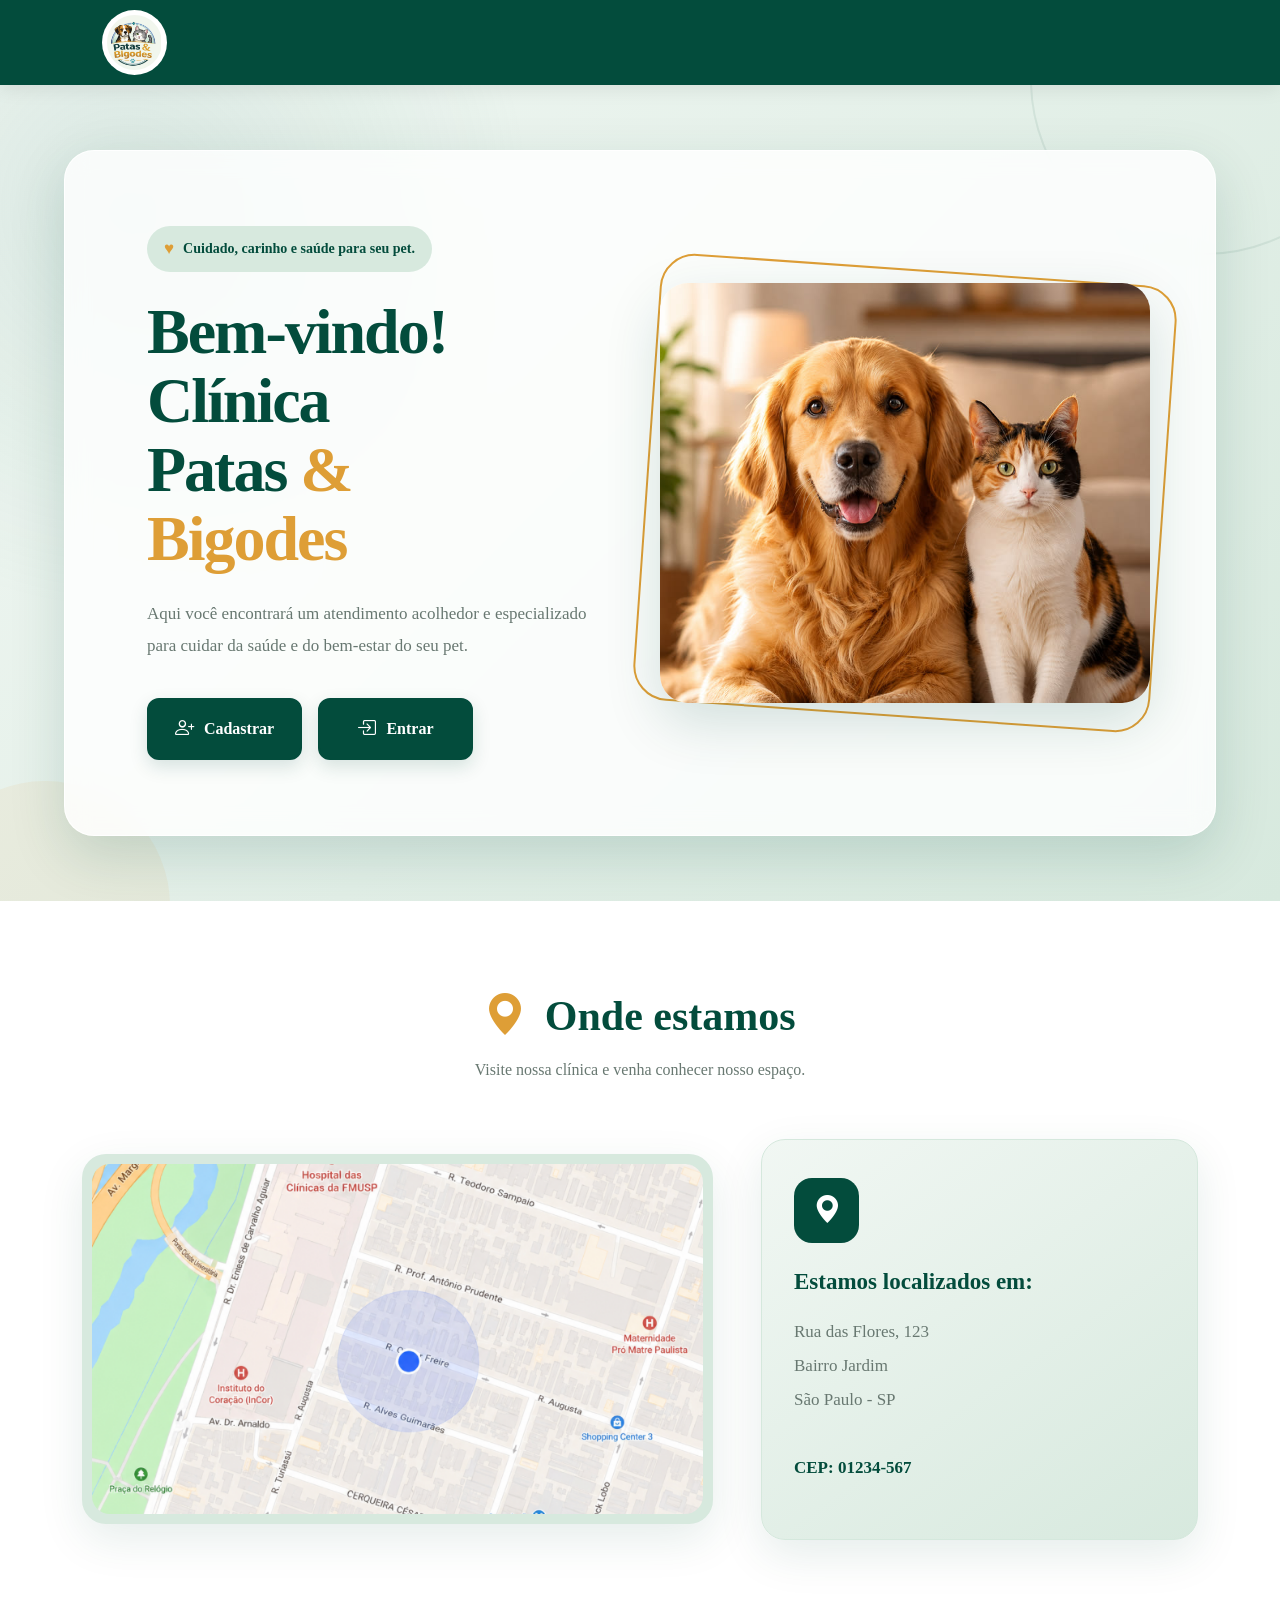
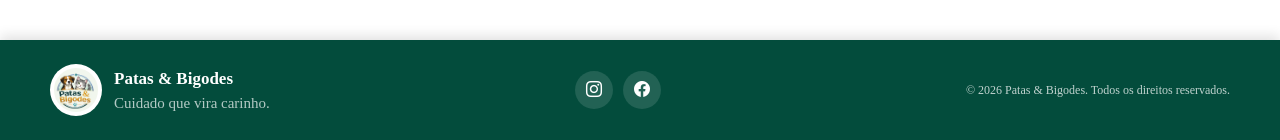
<file: templates/index.html>
<!DOCTYPE html>

<html lang="pt-BR">

<head>

    <meta charset="UTF-8">
    <meta name="viewport" content="width=device-width, initial-scale=1.0">

    <meta name="description" content="Clínica Veterinária Patas & Bigodes">
    <meta name="author" content="Nycole">
    <meta name="keywords" content="veterinária, animais, pet, clínica veterinária">

    <title>Clínica Patas & Bigodes</title>

    <!-- Bootstrap -->
    <link href="https://cdn.jsdelivr.net/npm/bootstrap@5.3.8/dist/css/bootstrap.min.css" rel="stylesheet">

    <!-- Bootstrap Icons -->
    <link rel="stylesheet" href="https://cdn.jsdelivr.net/npm/bootstrap-icons@1.13.1/font/bootstrap-icons.min.css">

    <!-- Favicon -->
    <link rel="icon" type="image/png" href="../static/img/favicon.png">

    <link rel="stylesheet" href="../static/css/style.css">

</head>

<body>

    <!-- =========================
     CABEÇALHO
========================= -->

    <header>

        <nav class="navbar">

            <div class="container-fluid">



                <div class="logo">

                    <img src="../static/img/logo.png" alt="Logo Patas & Bigodes">

                </div>

            </div>

            </div>

        </nav>

    </header>

    <main>

        <!-- =========================
     INÍCIO
========================= -->

        <section class="inicio" id="inicio">

            <div class="card-clinica">

                <div class="container-fluid">

                    <div class="row align-items-center">


                        <!-- CONTEÚDO -->

                        <div class="col-lg-6 col-md-6">

                            <div class="conteudo">

                                <p class="tagline">

                                    Cuidado, carinho e saúde para seu pet.

                                </p>


                                <h1 class="titulo">

                                    Bem-vindo!<br>
                                    Clínica<br>
                                    Patas <span>&amp;</span><br>
                                    <span>Bigodes</span>

                                </h1>


                                <p class="descricao">

                                    Aqui você encontrará um atendimento
                                    acolhedor e especializado para cuidar
                                    da saúde e do bem-estar do seu pet.

                                </p>


                                <div class="botoes">

                                    <a href="cadastro.html" class="btn btn-clinica">

                                        <i class="bi bi-person-plus"></i>

                                        Cadastrar

                                    </a>


                                    <a href="login.html" class="btn btn-clinica">

                                        <i class="bi bi-box-arrow-in-right"></i>

                                        Entrar

                                    </a>

                                </div>

                            </div>

                        </div>



                        <!-- IMAGEM -->

                        <div class="col-lg-6 col-md-6">

                            <div class="animais">

                                <img src="../static/img/caes_gatos.jpg"
                                    alt="Cachorro e gato da Clínica Patas & Bigodes">

                            </div>

                        </div>


                    </div>

                </div>

            </div>

        </section>

        <!-- =========================
     LOCALIZAÇÃO
========================= -->

        <section class="localizacao" id="contato">

            <div class="container">


                <div class="titulo-localizacao">

                    <h2>

                        <i class="bi bi-geo-alt-fill"></i>

                        Onde estamos

                    </h2>

                    <p>

                        Visite nossa clínica e venha conhecer nosso espaço.

                    </p>

                </div>



                <div class="row align-items-center g-5">


                    <!-- MAPA -->

                    <div class="col-md-7">

                        <div class="mapa-container">

                            <img src="../static/img/mapa.png" alt="Localização da Clínica Patas & Bigodes" class="mapa">

                        </div>

                    </div>



                    <!-- ENDEREÇO -->

                    <div class="col-md-5">

                        <div class="endereco">


                            <div class="icone-localizacao">

                                <i class="bi bi-geo-alt-fill"></i>

                            </div>


                            <h3>

                                Estamos localizados em:

                            </h3>


                            <p>

                                Rua das Flores, 123
                                <br>

                                Bairro Jardim
                                <br>

                                São Paulo - SP

                                <br><br>

                                <strong>CEP: 01234-567</strong>

                            </p>

                        </div>

                    </div>


                </div>

            </div>

        </section>

    </main>

    <!-- =========================
     RODAPÉ
========================= -->

    <footer>

        <div class="footer-content">

            <div class="footer-logo">

                <img src="../static/img/logo.png" alt="Patas & Bigodes">

                <div>

                    <strong>Patas & Bigodes</strong>

                    <span>
                        Cuidado que vira carinho.
                    </span>

                </div>

            </div>


            <div class="footer-social">

                <a href="https://www.instagram.com/" target="_blank" aria-label="Instagram">

                    <i class="bi bi-instagram"></i>

                </a>

                <a href="https://www.facebook.com/" target="_blank" aria-label="Facebook">

                    <i class="bi bi-facebook"></i>

                </a>

            </div>


            <p>
                © 2026 Patas & Bigodes. Todos os direitos reservados.
            </p>

        </div>

    </footer>

    <!-- Bootstrap JS -->

    <script src="../static/js/index.js"></script>

</body>

</html>
</file>
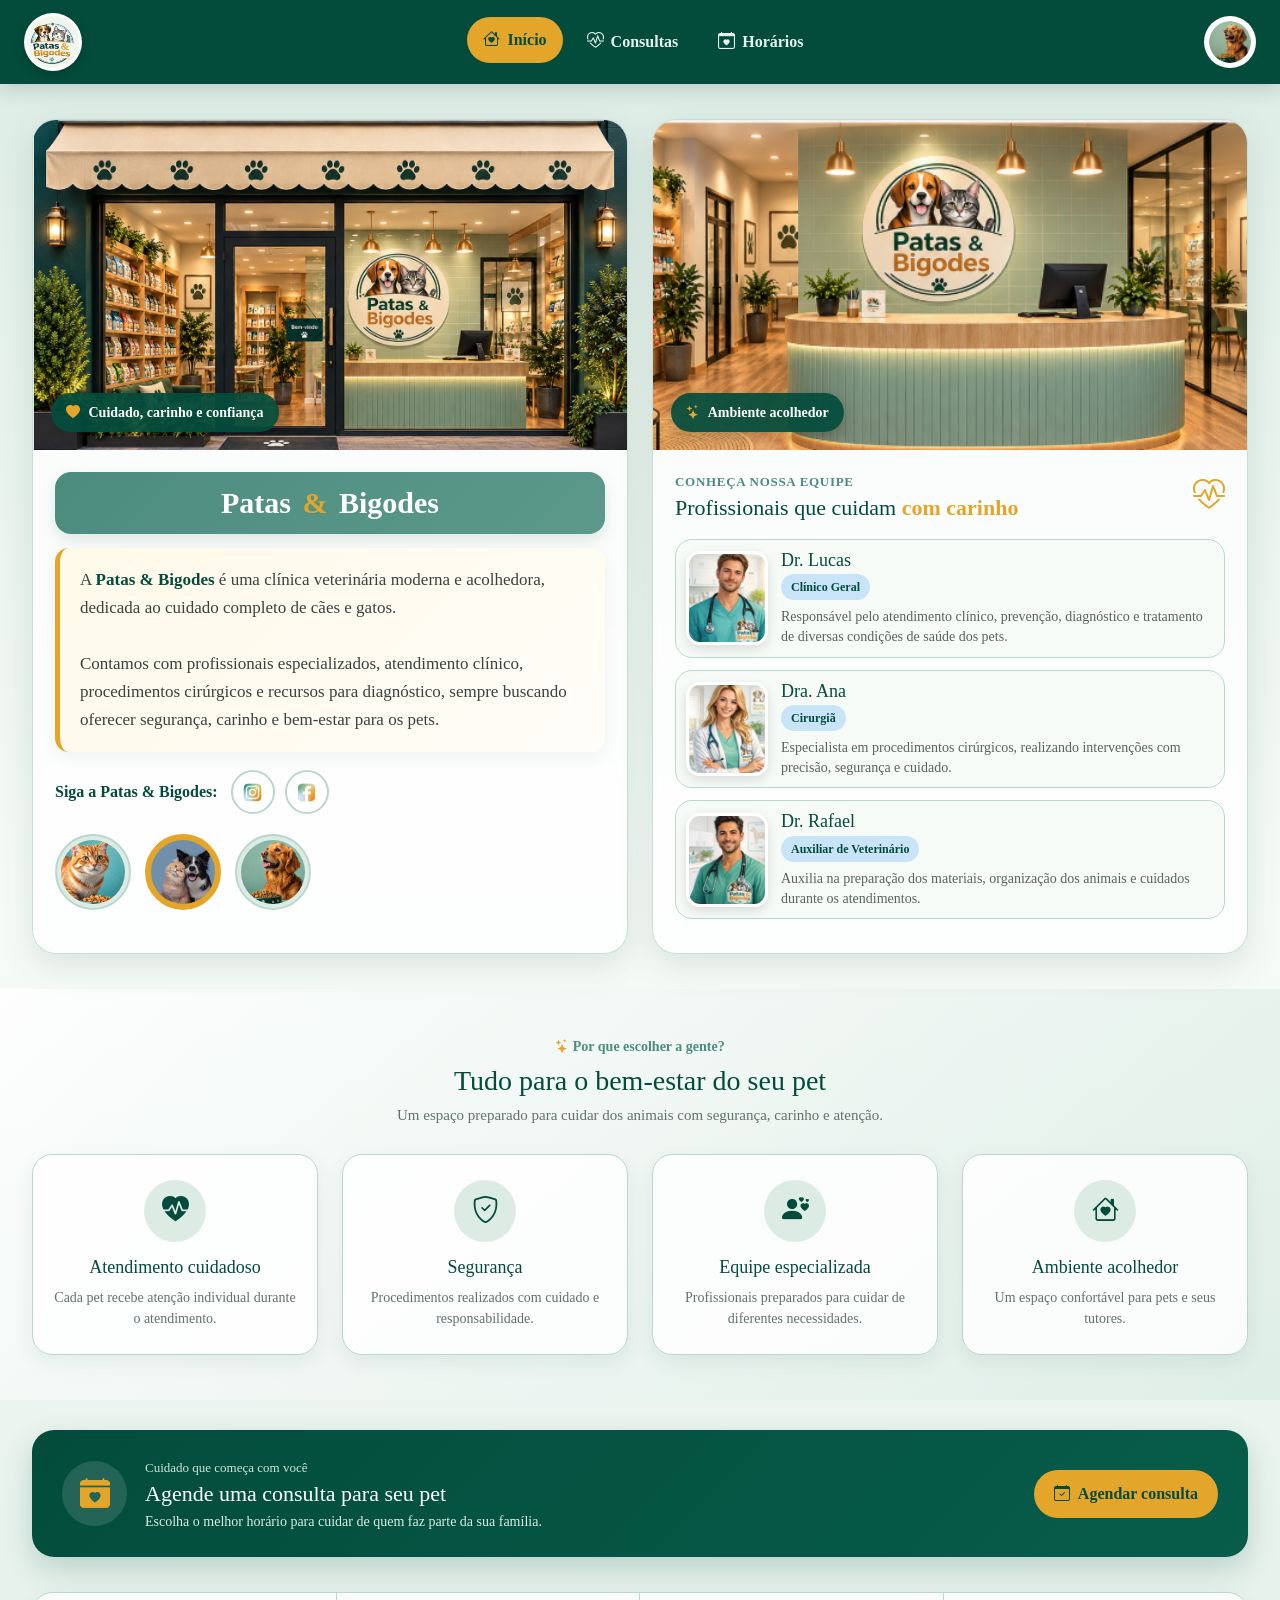
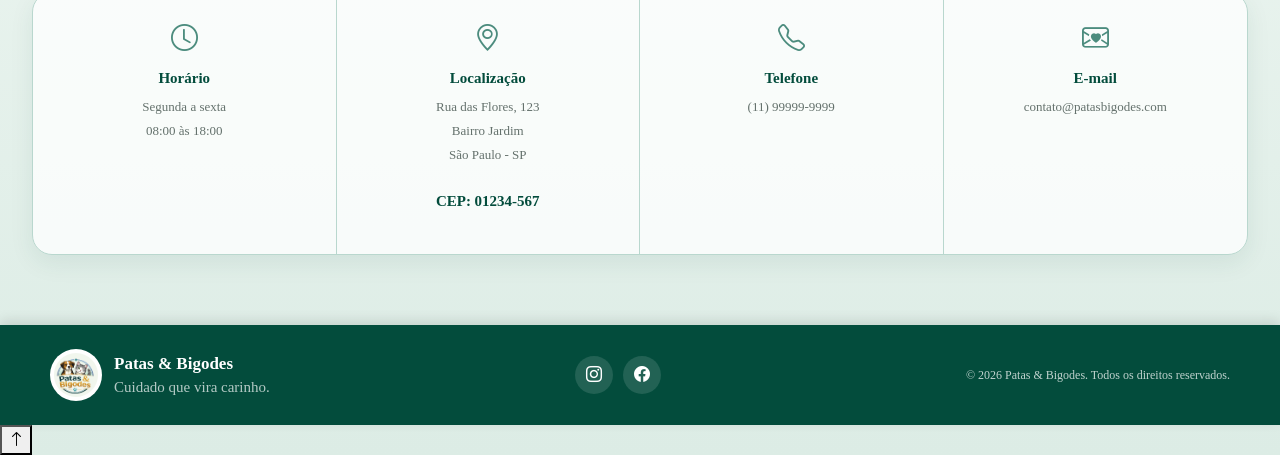
<file: templates/apresentacao.html>
<!DOCTYPE html>
<html lang="pt-BR">

<head>
    <meta charset="UTF-8">
    <meta name="viewport" content="width=device-width, initial-scale=1.0">

    <title>Patas & Bigodes | Clínica Veterinária</title>

    <!-- Bootstrap -->
    <link href="https://cdn.jsdelivr.net/npm/bootstrap@5.3.8/dist/css/bootstrap.min.css" rel="stylesheet">

    <!-- Bootstrap Icons -->
    <link rel="stylesheet" href="https://cdn.jsdelivr.net/npm/bootstrap-icons@1.13.1/font/bootstrap-icons.min.css">

    <!-- CSS próprio -->
    <link rel="stylesheet" href="/static/css/apresentacao.css">
</head>

<body>

    <!-- ================= HEADER ================= -->

    <header class="header">

        <nav class="navbar navbar-expand-lg navbar-dark">

            <div class="container-fluid px-3 px-lg-4">

                <!-- LOGO -->
                <a href="apresentacao.html" class="navbar-brand">
                    <img src="../static/img/logo.png" class="logo" alt="Logo Patas & Bigodes">
                </a>

                <!-- MENU MOBILE -->
                <button class="navbar-toggler" type="button" data-bs-toggle="collapse" data-bs-target="#menuPrincipal"
                    aria-controls="menuPrincipal" aria-expanded="false" aria-label="Abrir menu">

                    <span class="navbar-toggler-icon"></span>

                </button>

                <!-- MENU -->
                <div class="collapse navbar-collapse" id="menuPrincipal">

                    <div class="menu mx-auto">

                        <a href="apresentacao.html" class="menu-link ativo">
                            <i class="bi bi-house-heart"></i>
                            Início
                        </a>

                        <a href="consultas.html" class="menu-link">
                            <i class="bi bi-heart-pulse"></i>
                            Consultas
                        </a>

                        <a href="horarios.html" class="menu-link">
                            <i class="bi bi-calendar-heart"></i>
                            Horários
                        </a>

                    </div>

                    <!-- PERFIL -->
                    <a href="/templates/carteirinha.html" class="perfil-link">

                        <img src="../static/img/cachorro.png" class="perfil" alt="Área do cliente">

                    </a>

                </div>

            </div>

        </nav>

    </header>


    <!-- ================= CONTEÚDO ================= -->

    <main>

        <!-- HERO -->

        <section class="hero">

            <div class="container-fluid">

                <div class="row g-4 align-items-stretch">

                    <!-- COLUNA ESQUERDA -->

                    <div class="col-lg-6">

                        <div class="card-principal h-100">

                            <div class="imagem-container">

                                <img src="../static/img/vet.png" class="imagem-principal"
                                    alt="Parte externa da clínica veterinária">

                                <div class="imagem-legenda">
                                    <i class="bi bi-heart-fill"></i>
                                    Cuidado, carinho e confiança
                                </div>

                            </div>


                            <div class="conteudo-principal">

                                <h1 class="titulo">
                                    Patas
                                    <span>&</span>
                                    Bigodes
                                </h1>

                                <p class="descricao">

                                    A <strong>Patas & Bigodes</strong> é uma clínica
                                    veterinária moderna e acolhedora, dedicada ao
                                    cuidado completo de cães e gatos.

                                    <br><br>

                                    Contamos com profissionais especializados,
                                    atendimento clínico, procedimentos cirúrgicos
                                    e recursos para diagnóstico, sempre buscando
                                    oferecer segurança, carinho e bem-estar para
                                    os pets.

                                </p>


                                <!-- REDES SOCIAIS -->

                                <div class="redes">

                                    <span class="redes-titulo">
                                        Siga a Patas & Bigodes:
                                    </span>

                                    <a href="#" class="rede" aria-label="Instagram">

                                        <img src="../static/img/insta.png" alt="Instagram">

                                    </a>

                                    <a href="#" class="rede" aria-label="Facebook">

                                        <img src="../static/img/facebook.png" alt="Facebook">

                                    </a>

                                </div>


                                <!-- PETS -->

                                <div class="animais">

                                    <div class="animal-item">
                                        <img src="../static/img/cat.png" class="animal" alt="Gato">
                                    </div>

                                    <div class="animal-item destaque">
                                        <img src="../static/img/cat_dog.png" class="animal" alt="Gato e cachorro">
                                    </div>

                                    <div class="animal-item">
                                        <img src="../static/img/dog.png" class="animal" alt="Cachorro">
                                    </div>

                                </div>

                            </div>

                        </div>

                    </div>


                    <!-- COLUNA DIREITA -->

                    <div class="col-lg-6">

                        <div class="card-recepcao h-100">

                            <div class="imagem-recepcao-container">

                                <img src="../static/img/vet2.png" class="imagem-recepcao" alt="Recepção da clínica">

                                <div class="recepcao-badge">

                                    <i class="bi bi-stars"></i>

                                    Ambiente acolhedor

                                </div>

                            </div>


                            <div class="profissionais-area">

                                <div class="section-title">

                                    <div>
                                        <span>Conheça nossa equipe</span>

                                        <h2>
                                            Profissionais que cuidam
                                            <strong>com carinho</strong>
                                        </h2>
                                    </div>

                                    <i class="bi bi-heart-pulse"></i>

                                </div>


                                <!-- PROFISSIONAL 1 -->

                                <article class="profissional">

                                    <img src="../static/img/dr_lucas.png" class="foto-profissional" alt="Dr. Lucas">

                                    <div class="texto-profissional">

                                        <h3>
                                            Dr. Lucas
                                        </h3>

                                        <span class="cargo">
                                            Clínico Geral
                                        </span>

                                        <p>
                                            Responsável pelo atendimento clínico,
                                            prevenção, diagnóstico e tratamento
                                            de diversas condições de saúde dos pets.
                                        </p>

                                    </div>

                                </article>


                                <!-- PROFISSIONAL 2 -->

                                <article class="profissional">

                                    <img src="../static/img/dra_ana.png" class="foto-profissional" alt="Dra. Ana">

                                    <div class="texto-profissional">

                                        <h3>
                                            Dra. Ana
                                        </h3>

                                        <span class="cargo">
                                            Cirurgiã
                                        </span>

                                        <p>
                                            Especialista em procedimentos cirúrgicos,
                                            realizando intervenções com precisão,
                                            segurança e cuidado.
                                        </p>

                                    </div>

                                </article>


                                <!-- PROFISSIONAL 3 -->

                                <article class="profissional">

                                    <img src="../static/img/dr_rafa.png" class="foto-profissional" alt="Dr. Rafael">

                                    <div class="texto-profissional">

                                        <h3>
                                            Dr. Rafael
                                        </h3>

                                        <span class="cargo">
                                            Auxiliar de Veterinário
                                        </span>

                                        <p>
                                            Auxilia na preparação dos materiais,
                                            organização dos animais e cuidados
                                            durante os atendimentos.
                                        </p>

                                    </div>

                                </article>

                            </div>

                        </div>

                    </div>

                </div>

            </div>

        </section>


        <!-- ================= BENEFÍCIOS ================= -->

        <section class="beneficios-section">

            <div class="container-fluid">

                <div class="section-heading">

                    <span>
                        <i class="bi bi-stars"></i>
                        Por que escolher a gente?
                    </span>

                    <h2>
                        Tudo para o bem-estar do seu pet
                    </h2>

                    <p>
                        Um espaço preparado para cuidar dos animais
                        com segurança, carinho e atenção.
                    </p>

                </div>


                <div class="row g-4">

                    <div class="col-md-6 col-lg-3">

                        <div class="beneficio">

                            <div class="beneficio-icone">
                                <i class="bi bi-heart-pulse-fill"></i>
                            </div>

                            <h3>
                                Atendimento cuidadoso
                            </h3>

                            <p>
                                Cada pet recebe atenção individual
                                durante o atendimento.
                            </p>

                        </div>

                    </div>


                    <div class="col-md-6 col-lg-3">

                        <div class="beneficio">

                            <div class="beneficio-icone">
                                <i class="bi bi-shield-check"></i>
                            </div>

                            <h3>
                                Segurança
                            </h3>

                            <p>
                                Procedimentos realizados com cuidado
                                e responsabilidade.
                            </p>

                        </div>

                    </div>


                    <div class="col-md-6 col-lg-3">

                        <div class="beneficio">

                            <div class="beneficio-icone">
                                <i class="bi bi-person-hearts"></i>
                            </div>

                            <h3>
                                Equipe especializada
                            </h3>

                            <p>
                                Profissionais preparados para cuidar
                                de diferentes necessidades.
                            </p>

                        </div>

                    </div>


                    <div class="col-md-6 col-lg-3">

                        <div class="beneficio">

                            <div class="beneficio-icone">
                                <i class="bi bi-house-heart"></i>
                            </div>

                            <h3>
                                Ambiente acolhedor
                            </h3>

                            <p>
                                Um espaço confortável para pets
                                e seus tutores.
                            </p>

                        </div>

                    </div>

                </div>

            </div>

        </section>


        <!-- ================= AGENDAMENTO ================= -->

        <section class="agendamento-section">

            <div class="container-fluid">

                <div class="agendamento">

                    <div class="agendamento-info">

                        <div class="agendamento-icone">
                            <i class="bi bi-calendar-heart-fill"></i>
                        </div>

                        <div>

                            <span class="pequeno-titulo">
                                Cuidado que começa com você
                            </span>

                            <h2>
                                Agende uma consulta para seu pet
                            </h2>

                            <p>
                                Escolha o melhor horário para cuidar
                                de quem faz parte da sua família.
                            </p>

                        </div>

                    </div>


                    <a href="consultas.html" class="btn-principal">

                        <i class="bi bi-calendar-check"></i>

                        Agendar consulta

                    </a>

                </div>

            </div>

        </section>


        <!-- ================= INFORMAÇÕES ================= -->

        <section class="informacoes-section">

            <div class="container-fluid">

                <div class="informacoes">

                    <div class="info-item">

                        <i class="bi bi-clock"></i>

                        <strong>
                            Horário
                        </strong>

                        <span>
                            Segunda a sexta<br>
                            08:00 às 18:00
                        </span>

                    </div>


                    <div class="info-item">

                        <i class="bi bi-geo-alt"></i>

                        <strong>
                            Localização
                        </strong>

                        <p>
                            <span>
                                Rua das Flores, 123
                                <br>

                                Bairro Jardim
                                <br>

                                São Paulo - SP

                                <br><br>

                                <strong>CEP: 01234-567</strong>
                            </span>
                        </p>

                    </div>


                    <div class="info-item">

                        <i class="bi bi-telephone"></i>

                        <strong>
                            Telefone
                        </strong>

                        <span>
                            (11) 99999-9999
                        </span>

                    </div>


                    <div class="info-item">

                        <i class="bi bi-envelope-heart"></i>

                        <strong>
                            E-mail
                        </strong>

                        <span>
                            contato@patasbigodes.com
                        </span>

                    </div>

                </div>

            </div>

        </section>

    </main>


    <!-- ================= FOOTER ================= -->

    <footer>

        <div class="footer-content">


            <!-- LOGO -->

            <div class="footer-logo">

                <img src="../static/img/logo.png" alt="Patas & Bigodes">

                <div>

                    <strong>
                        Patas & Bigodes
                    </strong>

                    <span>
                        Cuidado que vira carinho.
                    </span>

                </div>

            </div>


            <!-- REDES SOCIAIS -->

            <div class="footer-social">

                <a href="https://www.instagram.com/" target="_blank" aria-label="Instagram">

                    <i class="bi bi-instagram"></i>

                </a>


                <a href="https://www.facebook.com/" target="_blank" aria-label="Facebook">

                    <i class="bi bi-facebook"></i>

                </a>

            </div>


            <!-- COPYRIGHT -->

            <p>
                © 2026 Patas & Bigodes.
                Todos os direitos reservados.
            </p>

        </div>

    </footer>


    <!-- Bootstrap JS apenas para o menu responsivo -->
    <script src="../static/js/apresentacao.js"></script>

</body>

</html>
</file>
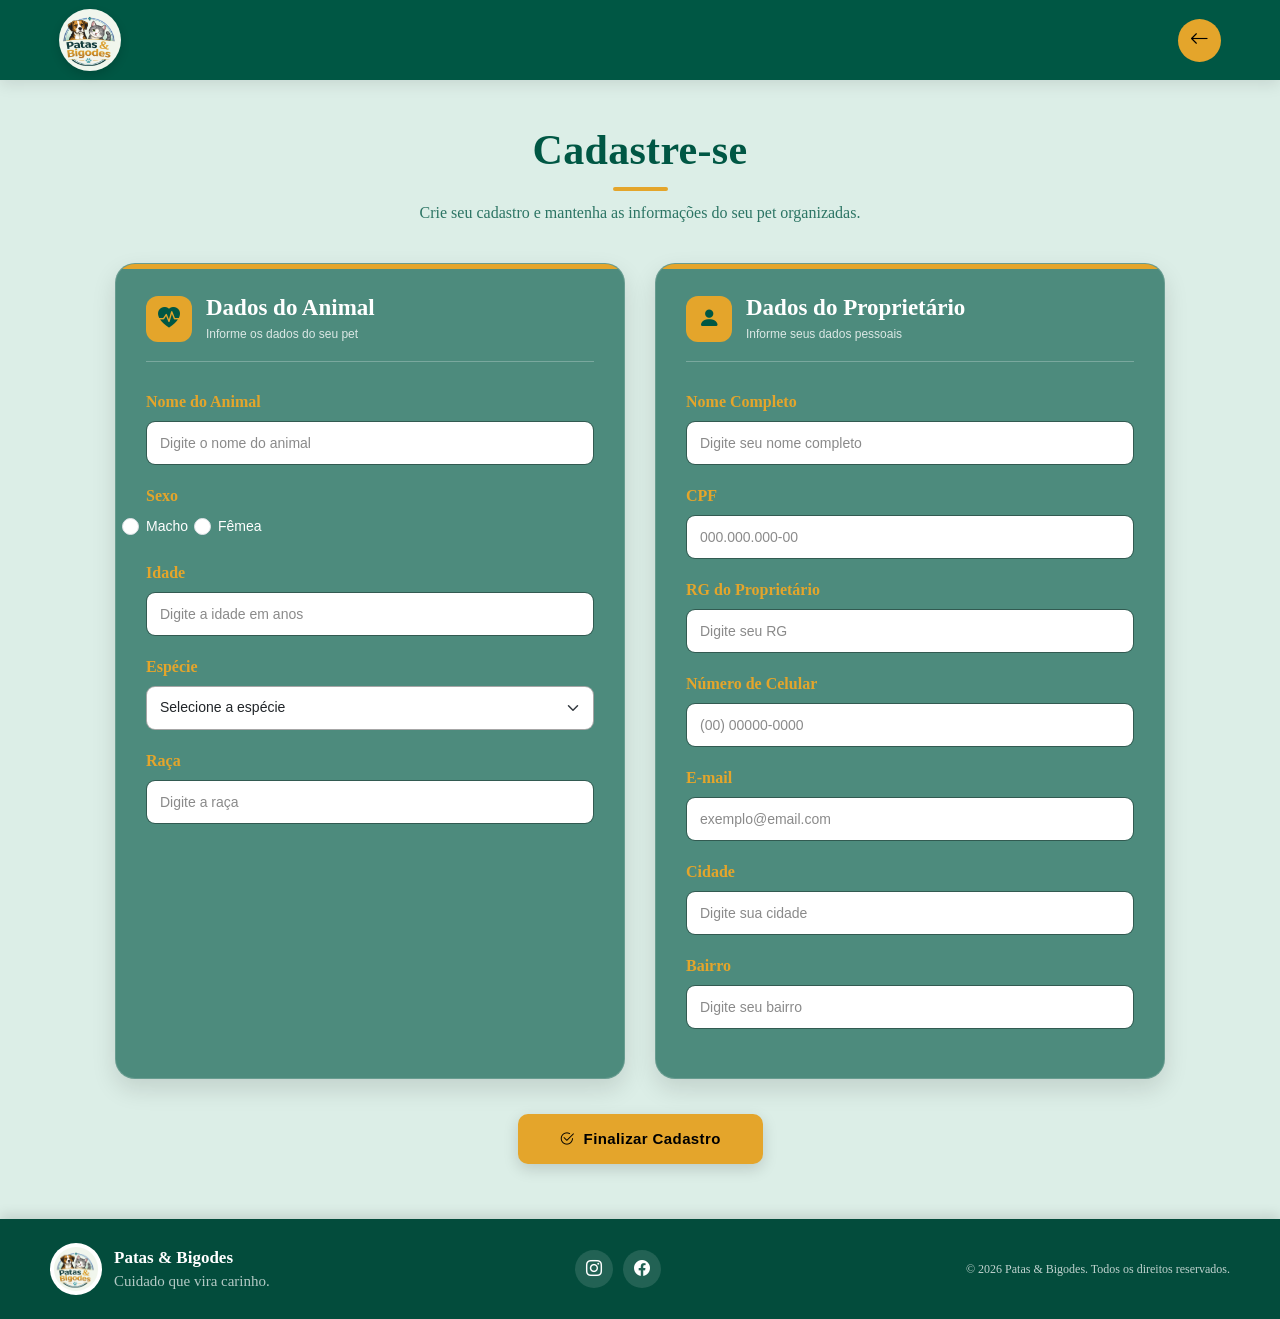
<file: templates/cadastro.html>
<!DOCTYPE html>
<html lang="pt-BR" xmlns:th="http://www.thymeleaf.org">

<head>
    <meta charset="UTF-8">
    <meta name="viewport" content="width=device-width, initial-scale=1.0">

    <title>Cadastro | Patas & Bigodes</title>

    <!-- Bootstrap -->
    <link href="https://cdn.jsdelivr.net/npm/bootstrap@5.3.8/dist/css/bootstrap.min.css" rel="stylesheet">

    <!-- Bootstrap Icons -->
    <link rel="stylesheet" href="https://cdn.jsdelivr.net/npm/bootstrap-icons@1.13.1/font/bootstrap-icons.min.css">

    <!-- Favicon -->
    <link rel="icon" type="image/png" href="/img/favicon.png">

    <!-- CSS -->
    <link rel="stylesheet" href="../static/css/cadastro.css">

</head>

<body>

    <!-- =====================================================
         CABEÇALHO
    ===================================================== -->

    <header>
        <nav class="navbar">
            <div class="container-fluid px-4">

                <a  href="/templates/index.html" class="navbar-brand" aria-label="Página inicial">

                    <img src="../static/img/logo.png" alt="Logo Patas & Bigodes" class="logo">
                </a>

                <a href="/templates/index.html" class="btn-voltar" title="Voltar para a página inicial"
                    aria-label="Voltar para a página inicial">

                    <i class="bi bi-arrow-left"></i>
                </a>

            </div>
        </nav>
    </header>

    <!-- =====================================================
         CONTEÚDO PRINCIPAL
    ===================================================== -->

    <main>
        <div class="conteudo-principal">

            <h1 class="titulo">Cadastre-se</h1>

            <div class="linha-titulo"></div>

            <p class="subtitulo">
                Crie seu cadastro e mantenha as informações do seu pet organizadas.
            </p>

            

            <!-- =================================================
                 FORMULÁRIO ÚNICO
            ================================================= -->

            <form class="formulario-cadastro" id="formularioCadastro" th:action="@{/cadastro}" method="post">

                <div class="formularios">

                    <!-- =========================================
                         DADOS DO ANIMAL
                    ========================================== -->

                    <section class="formulario" aria-labelledby="tituloAnimal">

                        <div class="cabecalho-formulario">

                            <div class="icone-formulario">
                                <i class="bi bi-heart-pulse-fill"></i>
                            </div>

                            <div>
                                <h2 class="titulo-formulario" id="tituloAnimal">
                                    Dados do Animal
                                </h2>

                                <p class="descricao-formulario">
                                    Informe os dados do seu pet
                                </p>
                            </div>

                        </div>

                        <!-- Nome do animal -->
                        <label for="nomeAnimal" class="form-label">
                            Nome do Animal
                        </label>

                        <input type="text" class="form-control" id="nomeAnimal" name="nomeAnimal"
                            placeholder="Digite o nome do animal" maxlength="100" required>

                        <!-- Sexo -->
                        <label class="form-label">
                            Sexo
                        </label>

                        <div class="opcoes">

                            <div class="form-check">
                                <input class="form-check-input" type="radio" name="sexo" id="macho" value="Macho"
                                    required>

                                <label class="form-check-label" for="macho">
                                    Macho
                                </label>
                            </div>

                            <div class="form-check">
                                <input class="form-check-input" type="radio" name="sexo" id="femea" value="Fêmea">

                                <label class="form-check-label" for="femea">
                                    Fêmea
                                </label>
                            </div>

                        </div>

                        <!-- Idade -->
                        <label for="idade" class="form-label">
                            Idade
                        </label>

                        <input type="number" class="form-control" id="idade" name="idade"
                            placeholder="Digite a idade em anos" min="0" max="100" step="1">

                        <!-- Espécie -->
                        <label for="especie" class="form-label">
                            Espécie
                        </label>

                        <select class="form-select" id="especie" name="especie" required>

                            <option value="" selected disabled>
                                Selecione a espécie
                            </option>

                            <option value="Cachorro">Cachorro</option>
                            <option value="Gato">Gato</option>
                            <option value="Ave">Ave</option>
                            <option value="Outro">Outro</option>

                        </select>

                        <!-- Raça -->
                        <label for="raca" class="form-label">
                            Raça
                        </label>

                        <input type="text" class="form-control" id="raca" name="raca" placeholder="Digite a raça"
                            maxlength="100">

                    </section>

                    <!-- =========================================
                         DADOS DO PROPRIETÁRIO
                    ========================================== -->

                    <section class="formulario" aria-labelledby="tituloProprietario">

                        <div class="cabecalho-formulario">

                            <div class="icone-formulario">
                                <i class="bi bi-person-fill"></i>
                            </div>

                            <div>
                                <h2 class="titulo-formulario" id="tituloProprietario">
                                    Dados do Proprietário
                                </h2>

                                <p class="descricao-formulario">
                                    Informe seus dados pessoais
                                </p>
                            </div>

                        </div>

                        <!-- Nome completo -->
                        <label for="proprietario" class="form-label">
                            Nome Completo
                        </label>

                        <input type="text" class="form-control" id="proprietario" name="nomeProprietario"
                            placeholder="Digite seu nome completo" maxlength="150" autocomplete="name" required>

                        <!-- CPF -->
                        <label for="cpf" class="form-label">
                            CPF
                        </label>

                        <input type="text" class="form-control" id="cpf" name="cpf" placeholder="000.000.000-00"
                            maxlength="14" inputmode="numeric" autocomplete="off">

                        <!-- RG -->
                        <label for="rg" class="form-label">
                            RG do Proprietário
                        </label>

                        <input type="text" class="form-control" id="rg" name="rg" placeholder="Digite seu RG"
                            maxlength="20" required>

                        <!-- Telefone -->
                        <label for="numero" class="form-label">
                            Número de Celular
                        </label>

                        <input type="tel" class="form-control" id="numero" name="telefone" placeholder="(00) 00000-0000"
                            maxlength="15" inputmode="tel" autocomplete="tel" required>

                        <!-- E-mail -->
                        <label for="email" class="form-label">
                            E-mail
                        </label>

                        <input type="email" class="form-control" id="email" name="email" placeholder="exemplo@email.com"
                            maxlength="150" autocomplete="email" required>

                        <!-- Cidade -->
                        <label for="cidade" class="form-label">
                            Cidade
                        </label>

                        <input type="text" class="form-control" id="cidade" name="cidade"
                            placeholder="Digite sua cidade" maxlength="100" autocomplete="address-level2" required>

                        <!-- Bairro -->
                        <label for="bairro" class="form-label">
                            Bairro
                        </label>

                        <input type="text" class="form-control" id="bairro" name="bairro"
                            placeholder="Digite seu bairro" maxlength="100" required>

                    </section>

                </div>

                <!-- =============================================
                     BOTÃO DE ENVIO
                ============================================== -->

                <div class="area-botao">

                    <button type="submit" class="btn-cadastrar">
                        <i class="bi bi-check2-circle"></i>
                        Finalizar Cadastro
                    </button>

                </div>

            </form>

        </div>
    </main>

    <!-- =====================================================
         RODAPÉ
    ===================================================== -->

    <footer>

        <div class="footer-content">

            <div class="footer-logo">

                <img src="../static/img/logo.png" alt="Patas & Bigodes">

                <div>

                    <strong>Patas & Bigodes</strong>

                    <span>
                        Cuidado que vira carinho.
                    </span>

                </div>

            </div>


            <div class="footer-social">

                <a href="https://www.instagram.com/" target="_blank" aria-label="Instagram">

                    <i class="bi bi-instagram"></i>

                </a>

                <a href="https://www.facebook.com/" target="_blank" aria-label="Facebook">

                    <i class="bi bi-facebook"></i>

                </a>

            </div>


            <p>
                © 2026 Patas & Bigodes. Todos os direitos reservados.
            </p>

        </div>

    </footer>

    <!-- Bootstrap JS -->
    <script src="https://cdn.jsdelivr.net/npm/bootstrap@5.3.8/dist/js/bootstrap.bundle.min.js"></script>

    <!-- JavaScript do cadastro -->
    <script th:src="@{/js/cadastro.js}"></script>

</body>

</html>
</file>
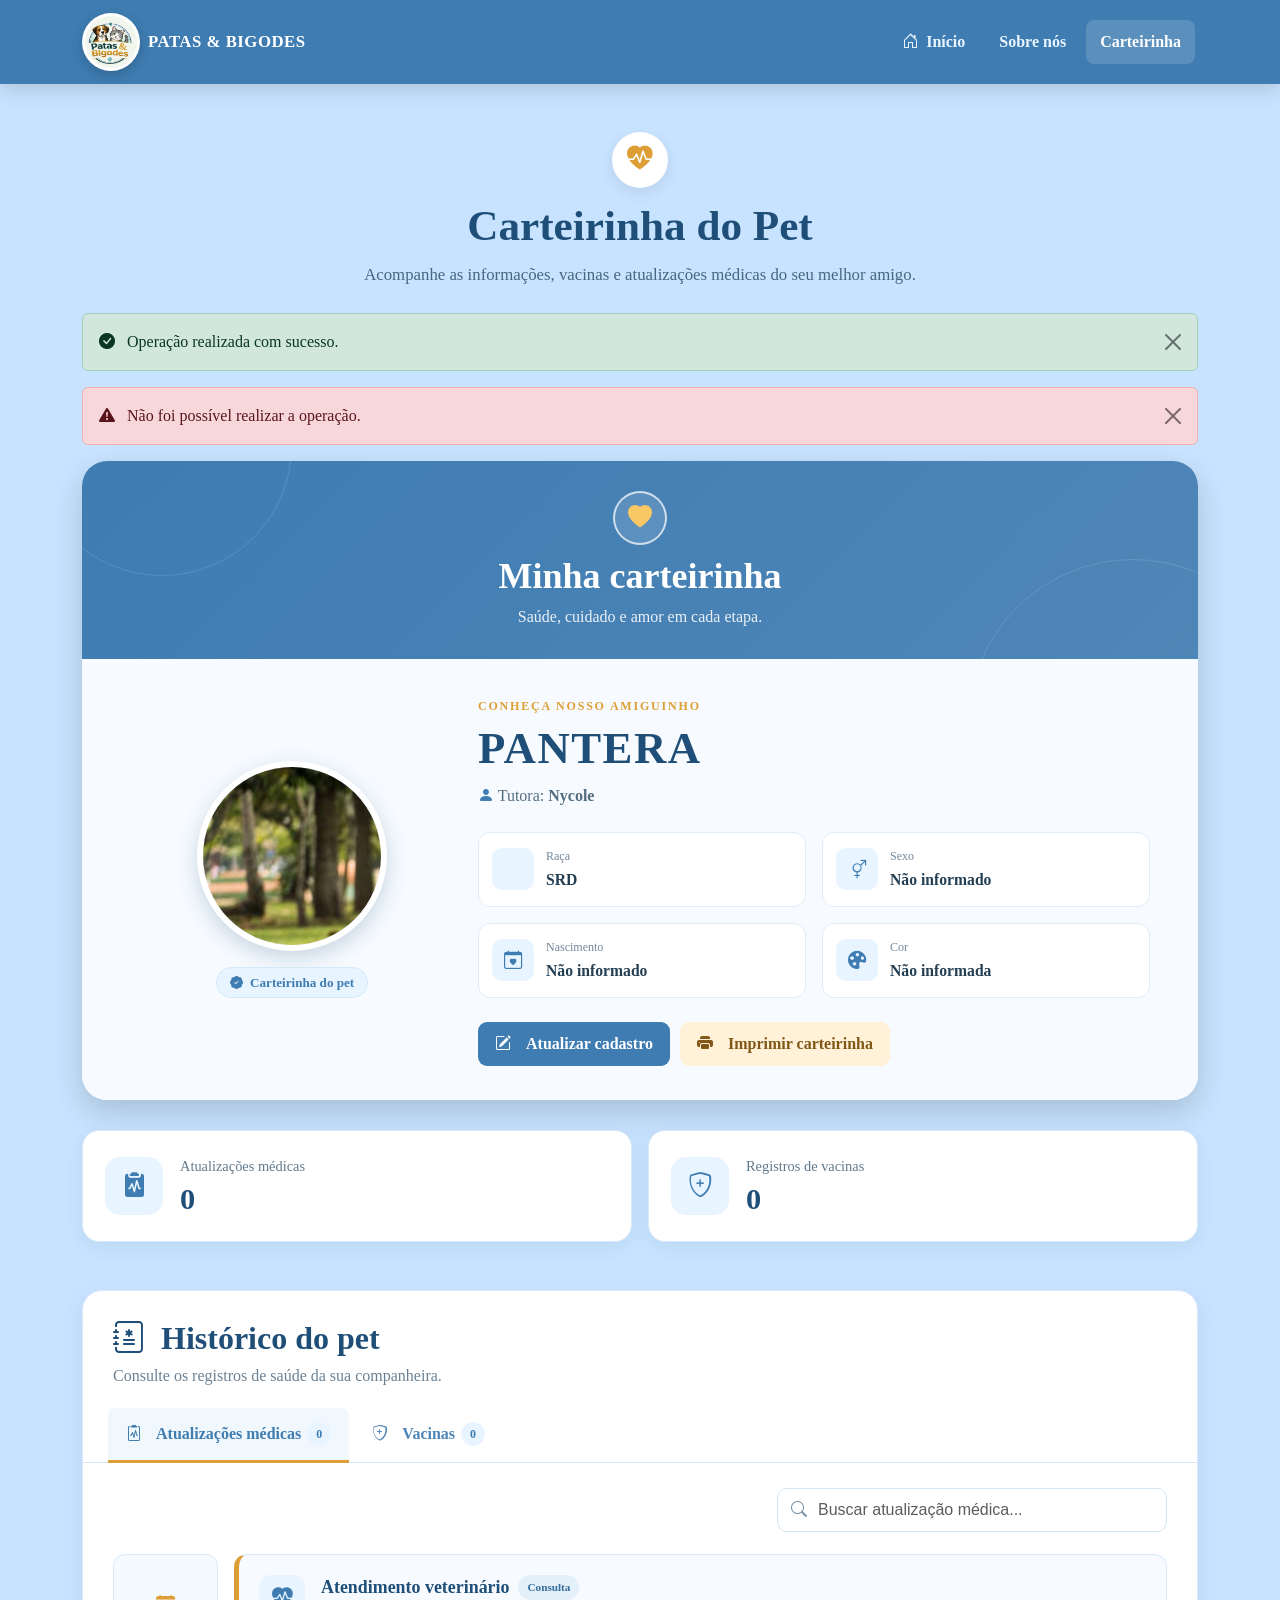
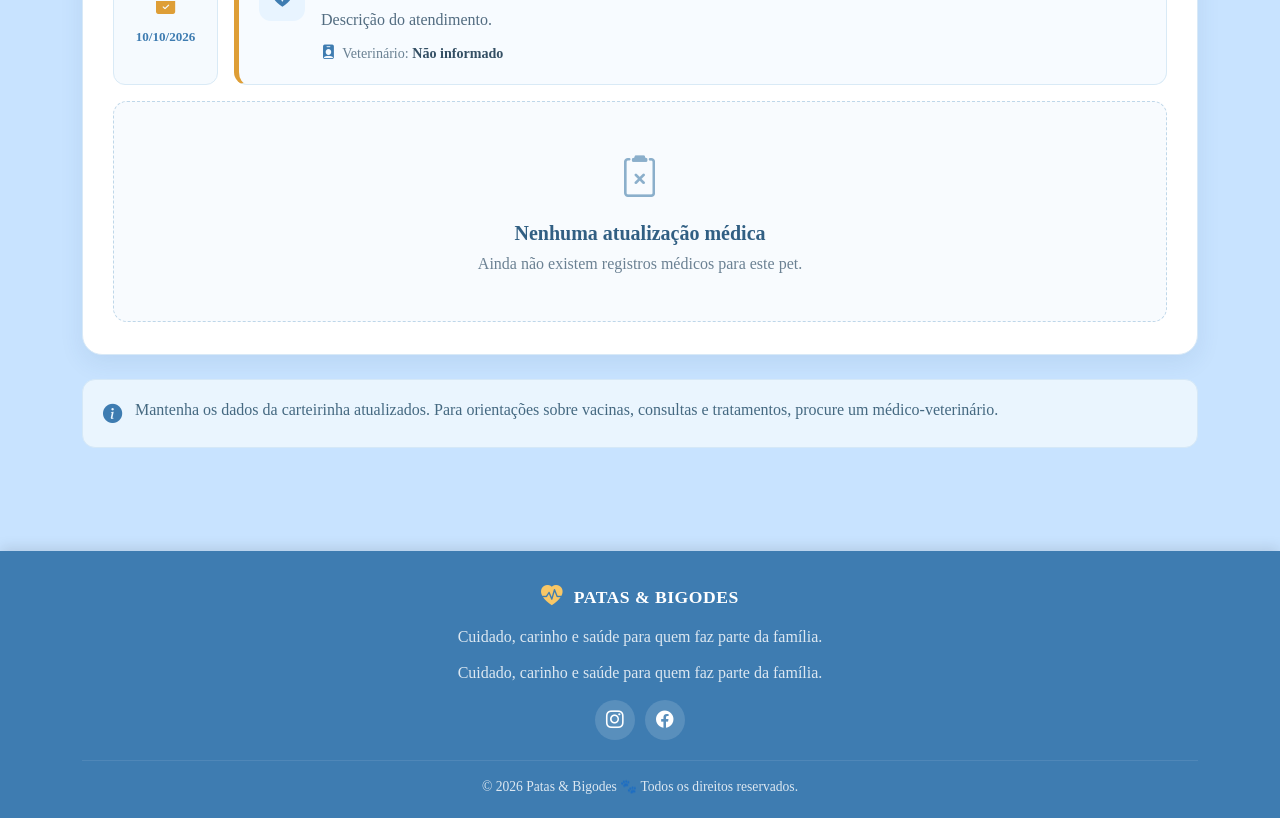
<file: templates/carteirinha.html>
<!DOCTYPE html>
<html lang="pt-BR" xmlns:th="http://www.thymeleaf.org">

<head>
    <meta charset="UTF-8">
    <meta name="viewport" content="width=device-width, initial-scale=1">

    <title>Carteirinha do Pet | Patas & Bigodes</title>

    <!-- Favicon -->
    <link rel="icon" th:href="@{/img/favicon.png}" type="image/png">

    <!-- Bootstrap -->
    <link href="https://cdn.jsdelivr.net/npm/bootstrap@5.3.8/dist/css/bootstrap.min.css" rel="stylesheet">

    <!-- Bootstrap Icons -->
    <link href="https://cdn.jsdelivr.net/npm/bootstrap-icons@1.13.1/font/bootstrap-icons.min.css" rel="stylesheet">

    <!-- CSS da carteirinha -->
    <link rel="stylesheet" th:href="@{/css/carteirinha.css}">
    <link rel="stylesheet" href="../static/css/carteirinha.css">
</head>

<body>

    <!-- =====================================================
     CABEÇALHO
===================================================== -->

    <header class="cabecalho">
        <nav class="navbar navbar-expand-lg navbar-dark">

            <div class="container">

                <a class="navbar-brand d-flex align-items-center" href="/templates/apresentacao.html">

                    <img src="../static/img/logo.png" alt="Logo Patas & Bigodes" class="logo me-2">

                    <span class="fw-bold">
                        PATAS & BIGODES
                    </span>

                </a>

                <button class="navbar-toggler" type="button" data-bs-toggle="collapse" data-bs-target="#menuPrincipal"
                    aria-controls="menuPrincipal" aria-expanded="false" aria-label="Abrir menu">

                    <span class="navbar-toggler-icon"></span>

                </button>

                <div class="collapse navbar-collapse" id="menuPrincipal">

                    <ul class="navbar-nav ms-auto align-items-lg-center">

                        <li class="nav-item">
                            <a class="nav-link" th:href="@{/}">
                                <i class="bi bi-house-door me-1"></i>
                                Início
                            </a>
                        </li>

                        <li class="nav-item">
                            <a class="nav-link" th:href="@{/sobre}">
                                Sobre nós
                            </a>
                        </li>

                        <li class="nav-item">
                            <a class="nav-link active" th:href="@{/carteirinha/{id}(id=${animal.id})}">
                                Carteirinha
                            </a>
                        </li>

                    </ul>

                </div>

            </div>

        </nav>
    </header>


    <!-- =====================================================
     CONTEÚDO PRINCIPAL
===================================================== -->

    <main class="container py-5">

        <!-- Título da página -->

        <section class="titulo-pagina text-center mb-4">

            <span class="icone-titulo">
                <i class="bi bi-heart-pulse-fill"></i>
            </span>

            <h1>Carteirinha do Pet</h1>

            <p>
                Acompanhe as informações, vacinas e atualizações
                médicas do seu melhor amigo.
            </p>

        </section>


        <!-- Mensagens de sucesso ou erro -->

        <div th:if="${mensagem != null}" class="alert alert-success alert-dismissible fade show" role="alert">

            <i class="bi bi-check-circle-fill me-2"></i>

            <span th:text="${mensagem}">
                Operação realizada com sucesso.
            </span>

            <button type="button" class="btn-close" data-bs-dismiss="alert" aria-label="Fechar">
            </button>

        </div>


        <div th:if="${erro != null}" class="alert alert-danger alert-dismissible fade show" role="alert">

            <i class="bi bi-exclamation-triangle-fill me-2"></i>

            <span th:text="${erro}">
                Não foi possível realizar a operação.
            </span>

            <button type="button" class="btn-close" data-bs-dismiss="alert" aria-label="Fechar">
            </button>

        </div>


        <!-- =================================================
         CARTEIRINHA DO ANIMAL
    ================================================== -->

        <section class="carteirinha">

            <!-- Capa -->

            <div class="capa">

                <div class="capa-conteudo">

                    <div class="icone-patinha">
                        <i class="bi bi-heart-fill"></i>
                    </div>

                    <h2>Minha carteirinha</h2>

                    <p>
                        Saúde, cuidado e amor em cada etapa.
                    </p>

                </div>

            </div>


            <!-- Informações do animal -->

            <div class="area-informacoes">

                <div class="row align-items-center g-4">

                    <!-- Foto -->

                    <div class="col-12 col-md-4 text-center">

                        <div class="foto-pet-container">

                            <img src="../static/img/pantera.avif" alt="">
                        </div>

                        <span class="badge badge-pet mt-3">

                            <i class="bi bi-patch-check-fill me-1"></i>

                            Carteirinha do pet

                        </span>

                    </div>


                    <!-- Dados principais -->

                    <div class="col-12 col-md-8">

                        <div class="dados-pet">

                            <span class="subtitulo">
                                CONHEÇA NOSSO AMIGUINHO
                            </span>

                            <h2 id="nomePet" th:text="${animal.nome}">
                                PANTERA
                            </h2>

                            <p class="texto-tutor">

                                <i class="bi bi-person-fill"></i>

                                Tutora:

                                <strong id="tutor"
                                    th:text="${animal.tutor != null ? animal.tutor.nome : 'Não informado'}">
                                    Nycole
                                </strong>

                            </p>


                            <div class="row g-3 mt-2">

                                <!-- Raça -->

                                <div class="col-12 col-sm-6">

                                    <div class="informacao-item">

                                        <i class="bi bi-paw-fill"></i>

                                        <div>
                                            <small>Raça</small>

                                            <strong id="raca"
                                                th:text="${animal.raca != null ? animal.raca : 'Não informada'}">
                                                SRD
                                            </strong>
                                        </div>

                                    </div>

                                </div>


                                <!-- Sexo -->

                                <div class="col-12 col-sm-6">

                                    <div class="informacao-item">

                                        <i class="bi bi-gender-ambiguous"></i>

                                        <div>
                                            <small>Sexo</small>

                                            <strong id="sexo"
                                                th:text="${animal.sexo != null ? animal.sexo : 'Não informado'}">
                                                Não informado
                                            </strong>
                                        </div>

                                    </div>

                                </div>


                                <!-- Data de nascimento -->

                                <div class="col-12 col-sm-6">

                                    <div class="informacao-item">

                                        <i class="bi bi-calendar-heart"></i>

                                        <div>
                                            <small>Nascimento</small>

                                            <strong id="dataNascimento"
                                                th:text="${animal.dataNascimento != null ? #temporals.format(animal.dataNascimento, 'dd/MM/yyyy') : 'Não informado'}">
                                                Não informado
                                            </strong>
                                        </div>

                                    </div>

                                </div>


                                <!-- Cor -->

                                <div class="col-12 col-sm-6">

                                    <div class="informacao-item">

                                        <i class="bi bi-palette-fill"></i>

                                        <div>
                                            <small>Cor</small>

                                            <strong id="cor"
                                                th:text="${animal.cor != null ? animal.cor : 'Não informada'}">
                                                Não informada
                                            </strong>
                                        </div>

                                    </div>

                                </div>

                            </div>


                            <!-- Botões -->

                            <div class="acoes-carteirinha mt-4">

                                <button type="button" class="btn btn-atualizar" data-bs-toggle="modal"
                                    data-bs-target="#modalAtualizarCadastro">

                                    <i class="bi bi-pencil-square me-2"></i>

                                    Atualizar cadastro

                                </button>


                                <button type="button" class="btn btn-imprimir">

                                    <i class="bi bi-printer-fill me-2"></i>

                                    Imprimir carteirinha

                                </button>

                            </div>

                        </div>

                    </div>

                </div>

            </div>

        </section>


        <!-- =================================================
         RESUMO
    ================================================== -->

        <section class="resumo-carteirinha mt-4">

            <div class="row g-3">

                <!-- Atualizações médicas -->

                <div class="col-12 col-md-6">

                    <div class="card-resumo">

                        <div class="icone-resumo">
                            <i class="bi bi-clipboard2-pulse-fill"></i>
                        </div>

                        <div>

                            <span>Atualizações médicas</span>

                            <h3 th:text="${totalAtualizacoes != null ? totalAtualizacoes : 0}">
                                0
                            </h3>

                        </div>

                    </div>

                </div>


                <!-- Vacinas -->

                <div class="col-12 col-md-6">

                    <div class="card-resumo">

                        <div class="icone-resumo">
                            <i class="bi bi-shield-plus"></i>
                        </div>

                        <div>

                            <span>Registros de vacinas</span>

                            <h3 th:text="${totalVacinas != null ? totalVacinas : 0}">
                                0
                            </h3>

                        </div>

                    </div>

                </div>

            </div>

        </section>


        <!-- =================================================
         ABAS
    ================================================== -->

        <section class="historico-pet mt-5">

            <div class="cabecalho-historico">

                <h2>
                    <i class="bi bi-journal-medical me-2"></i>
                    Histórico do pet
                </h2>

                <p>
                    Consulte os registros de saúde da sua companheira.
                </p>

            </div>


            <!-- Navegação das abas -->

            <ul class="nav nav-tabs abas-carteirinha" id="abasCarteirinha" role="tablist">

                <li class="nav-item" role="presentation">

                    <button class="nav-link active" id="abaAtualizacoes" data-bs-toggle="tab"
                        data-bs-target="#conteudoAtualizacoes" type="button" role="tab"
                        aria-controls="conteudoAtualizacoes" aria-selected="true">

                        <i class="bi bi-clipboard2-pulse me-2"></i>

                        Atualizações médicas

                        <span class="contador" th:text="${totalAtualizacoes != null ? totalAtualizacoes : 0}">
                            0
                        </span>

                    </button>

                </li>


                <li class="nav-item" role="presentation">

                    <button class="nav-link" id="abaVacinas" data-bs-toggle="tab" data-bs-target="#conteudoVacinas"
                        type="button" role="tab" aria-controls="conteudoVacinas" aria-selected="false">

                        <i class="bi bi-shield-plus me-2"></i>

                        Vacinas

                        <span class="contador" th:text="${totalVacinas != null ? totalVacinas : 0}">
                            0
                        </span>

                    </button>

                </li>

            </ul>


            <!-- Conteúdo das abas -->

            <div class="tab-content conteudo-abas" id="conteudoCarteirinha">


                <!-- =============================================
                 ABA: ATUALIZAÇÕES MÉDICAS
            ============================================== -->

                <div class="tab-pane fade show active" id="conteudoAtualizacoes" role="tabpanel"
                    aria-labelledby="abaAtualizacoes" tabindex="0">

                    <div class="ferramentas-historico">

                        <div class="campo-busca">

                            <i class="bi bi-search"></i>

                            <input type="search" id="buscarAtualizacoes" class="form-control"
                                placeholder="Buscar atualização médica..." aria-label="Buscar atualização médica">

                        </div>

                    </div>


                    <div class="lista-atualizacoes">


                        <!-- Registros cadastrados no banco -->

                        <article class="atualizacao-item" th:each="atualizacao : ${atualizacoes}">

                            <div class="data-atualizacao">

                                <i class="bi bi-calendar-check-fill"></i>

                                <span
                                    th:text="${atualizacao.dataAtendimento != null ? #temporals.format(atualizacao.dataAtendimento, 'dd/MM/yyyy') : 'Data não informada'}">
                                    10/10/2026
                                </span>

                            </div>


                            <div class="card-historico">

                                <div class="icone-historico">

                                    <i class="bi bi-heart-pulse-fill"></i>

                                </div>


                                <div class="conteudo-historico">

                                    <div class="titulo-historico">

                                        <h3
                                            th:text="${atualizacao.assunto != null ? atualizacao.assunto : 'Atendimento veterinário'}">
                                            Atendimento veterinário
                                        </h3>

                                        <span class="badge-tipo"
                                            th:text="${atualizacao.tipoAtendimento != null ? atualizacao.tipoAtendimento : 'Consulta'}">
                                            Consulta
                                        </span>

                                    </div>


                                    <p class="descricao-historico"
                                        th:text="${atualizacao.descricao != null ? atualizacao.descricao : 'Nenhuma descrição informada.'}">
                                        Descrição do atendimento.
                                    </p>


                                    <p class="veterinario">

                                        <i class="bi bi-person-badge-fill me-1"></i>

                                        Veterinário:

                                        <strong
                                            th:text="${atualizacao.veterinario != null ? atualizacao.veterinario : 'Não informado'}">
                                            Não informado
                                        </strong>

                                    </p>

                                </div>

                            </div>

                        </article>


                        <!-- Estado vazio -->

                        <div class="estado-vazio" th:if="${#lists.isEmpty(atualizacoes)}">

                            <i class="bi bi-clipboard2-x"></i>

                            <h3>Nenhuma atualização médica</h3>

                            <p>
                                Ainda não existem registros médicos para este pet.
                            </p>

                        </div>

                    </div>

                </div>



                <!-- =============================================
                 ABA: VACINAS
            ============================================== -->

                <div class="tab-pane fade" id="conteudoVacinas" role="tabpanel" aria-labelledby="abaVacinas"
                    tabindex="0">

                    <div class="ferramentas-historico">

                        <div class="campo-busca">

                            <i class="bi bi-search"></i>

                            <input type="search" id="buscarVacinas" class="form-control" placeholder="Buscar vacina..."
                                aria-label="Buscar vacina">

                        </div>

                    </div>


                    <div class="lista-vacinas">


                        <!-- Registros cadastrados no banco -->

                        <article class="vacina-item" th:each="vacina : ${vacinas}">

                            <div class="data-atualizacao">

                                <i class="bi bi-calendar-check-fill"></i>

                                <span
                                    th:text="${vacina.dataAplicacao != null ? #temporals.format(vacina.dataAplicacao, 'dd/MM/yyyy') : 'Data não informada'}">
                                    10/10/2026
                                </span>

                            </div>


                            <div class="card-historico">

                                <div class="icone-historico icone-vacina">

                                    <i class="bi bi-shield-fill-check"></i>

                                </div>


                                <div class="conteudo-historico">

                                    <div class="titulo-historico">

                                        <h3 th:text="${vacina.nome}">
                                            Nome da vacina
                                        </h3>


                                        <span class="badge-tipo"
                                            th:text="${vacina.status != null ? vacina.status : 'Registrada'}">
                                            Registrada
                                        </span>

                                    </div>


                                    <p class="descricao-historico"
                                        th:text="${vacina.descricao != null ? vacina.descricao : 'Nenhuma descrição informada.'}">
                                        Descrição da vacina.
                                    </p>


                                    <p class="proxima-dose">

                                        <i class="bi bi-calendar-event me-1"></i>

                                        Próxima dose:

                                        <strong
                                            th:text="${vacina.proximaDose != null ? #temporals.format(vacina.proximaDose, 'dd/MM/yyyy') : 'Não informada'}">
                                            Não informada
                                        </strong>

                                    </p>

                                </div>

                            </div>

                        </article>


                        <!-- Estado vazio -->

                        <div class="estado-vazio" th:if="${#lists.isEmpty(vacinas)}">

                            <i class="bi bi-shield-x"></i>

                            <h3>Nenhuma vacina registrada</h3>

                            <p>
                                Ainda não existem vacinas cadastradas para este pet.
                            </p>

                        </div>

                    </div>

                </div>

            </div>

        </section>


        <!-- =================================================
         AVISO
    ================================================== -->

        <section class="aviso-carteirinha mt-4">

            <i class="bi bi-info-circle-fill"></i>

            <p>
                Mantenha os dados da carteirinha atualizados.
                Para orientações sobre vacinas, consultas e tratamentos,
                procure um médico-veterinário.
            </p>

        </section>

    </main>



    <!-- =====================================================
     MODAL: ATUALIZAR CADASTRO
===================================================== -->

    <div class="modal fade" id="modalAtualizarCadastro" tabindex="-1" aria-labelledby="tituloModalCadastro"
        aria-hidden="true">

        <div class="modal-dialog modal-dialog-centered modal-lg">

            <div class="modal-content">


                <!-- Cabeçalho do modal -->

                <div class="modal-header">

                    <div>

                        <h2 class="modal-title" id="tituloModalCadastro">

                            <i class="bi bi-pencil-square me-2"></i>

                            Atualizar cadastro

                        </h2>

                        <p class="mb-0">
                            Altere os dados do pet e de sua tutora.
                        </p>

                    </div>


                    <button type="button" class="btn-close" data-bs-dismiss="modal" aria-label="Fechar">
                    </button>

                </div>



                <!-- Formulário -->

                <form id="formCadastro" th:action="@{/carteirinha/{id}/atualizar(id=${animal.id})}" method="post">


                    <div class="modal-body">

                        <!-- Proteção CSRF para projetos com Spring Security -->
                        <!-- Se não utilizar Spring Security, este campo não é necessário. -->

                        <input type="hidden" th:if="${_csrf != null}" th:name="${_csrf.parameterName}"
                            th:value="${_csrf.token}">


                        <!-- Dados do animal -->

                        <div class="grupo-formulario">

                            <h3>
                                <i class="bi bi-paw-fill me-2"></i>
                                Dados do animal
                            </h3>


                            <div class="row g-3">


                                <!-- Nome -->

                                <div class="col-12 col-md-6">

                                    <label for="inputNomeAnimal" class="form-label">

                                        Nome do animal

                                    </label>

                                    <input type="text" class="form-control" id="inputNomeAnimal" name="nome"
                                        th:value="${animal.nome}" maxlength="100" required>

                                </div>


                                <!-- Data de nascimento -->

                                <div class="col-12 col-md-6">

                                    <label for="inputDataNascimento" class="form-label">

                                        Data de nascimento

                                    </label>

                                    <input type="date" class="form-control" id="inputDataNascimento"
                                        name="dataNascimento"
                                        th:value="${animal.dataNascimento != null ? #temporals.format(animal.dataNascimento, 'yyyy-MM-dd') : ''}">

                                </div>


                                <!-- Sexo -->

                                <div class="col-12 col-md-6">

                                    <label for="inputSexoAnimal" class="form-label">

                                        Sexo

                                    </label>

                                    <select class="form-select" id="inputSexoAnimal" name="sexo">

                                        <option value="">
                                            Selecione
                                        </option>

                                        <option value="Fêmea" th:selected="${animal.sexo == 'Fêmea'}">
                                            Fêmea
                                        </option>

                                        <option value="Macho" th:selected="${animal.sexo == 'Macho'}">
                                            Macho
                                        </option>

                                    </select>

                                </div>


                                <!-- Raça -->

                                <div class="col-12 col-md-6">

                                    <label for="inputRaca" class="form-label">

                                        Raça

                                    </label>

                                    <input type="text" class="form-control" id="inputRaca" name="raca"
                                        th:value="${animal.raca}" maxlength="100">

                                </div>


                                <!-- Cor -->

                                <div class="col-12">

                                    <label for="inputCorAnimal" class="form-label">

                                        Cor do animal

                                    </label>

                                    <input type="text" class="form-control" id="inputCorAnimal" name="cor"
                                        th:value="${animal.cor}" maxlength="100">

                                </div>

                            </div>

                        </div>



                        <!-- Dados da tutora -->

                        <div class="grupo-formulario mt-4">

                            <h3>
                                <i class="bi bi-person-fill me-2"></i>
                                Dados da tutora
                            </h3>


                            <div class="row g-3">


                                <!-- Nome da tutora -->

                                <div class="col-12 col-md-6">

                                    <label for="inputNomeProprietario" class="form-label">

                                        Nome completo

                                    </label>

                                    <input type="text" class="form-control" id="inputNomeProprietario" name="nomeTutor"
                                        th:value="${animal.tutor != null ? animal.tutor.nome : ''}" maxlength="150"
                                        required>

                                </div>


                                <!-- CPF -->

                                <div class="col-12 col-md-6">

                                    <label for="inputCpf" class="form-label">

                                        CPF
                                    </label>

                                    <input type="text" class="form-control" id="inputCpf" name="cpf"
                                        th:value="${animal.tutor != null ? animal.tutor.cpf : ''}"
                                        placeholder="000.000.000-00" maxlength="14" inputmode="numeric">

                                </div>


                                <!-- Celular -->

                                <div class="col-12 col-md-6">

                                    <label for="inputCelular" class="form-label">

                                        Celular
                                    </label>

                                    <input type="tel" class="form-control" id="inputCelular" name="celular"
                                        th:value="${animal.tutor != null ? animal.tutor.celular : ''}"
                                        placeholder="(00) 00000-0000" maxlength="15" inputmode="tel">

                                </div>


                                <!-- E-mail -->

                                <div class="col-12 col-md-6">

                                    <label for="inputEmail" class="form-label">

                                        E-mail
                                    </label>

                                    <input type="email" class="form-control" id="inputEmail" name="email"
                                        th:value="${animal.tutor != null ? animal.tutor.email : ''}" maxlength="150">

                                </div>


                                <!-- Cidade -->

                                <div class="col-12 col-md-6">

                                    <label for="inputCidade" class="form-label">

                                        Cidade
                                    </label>

                                    <input type="text" class="form-control" id="inputCidade" name="cidade"
                                        th:value="${animal.tutor != null ? animal.tutor.cidade : ''}" maxlength="100">

                                </div>


                                <!-- Bairro -->

                                <div class="col-12 col-md-6">

                                    <label for="inputBairro" class="form-label">

                                        Bairro
                                    </label>

                                    <input type="text" class="form-control" id="inputBairro" name="bairro"
                                        th:value="${animal.tutor != null ? animal.tutor.bairro : ''}" maxlength="100">

                                </div>

                            </div>

                        </div>


                        <!-- Mensagem de validação do JavaScript -->

                        <div id="mensagemCarteirinha" class="mt-3" aria-live="polite">
                        </div>

                    </div>



                    <!-- Rodapé do modal -->

                    <div class="modal-footer">

                        <button type="button" class="btn btn-secondary" data-bs-dismiss="modal">

                            <i class="bi bi-x-circle me-1"></i>

                            Cancelar

                        </button>


                        <button type="submit" class="btn btn-atualizar" id="btnSalvarCadastro">

                            <i class="bi bi-check-circle me-1"></i>

                            Salvar alterações

                        </button>

                    </div>

                </form>

            </div>

        </div>

    </div>



    <!-- =====================================================
     RODAPÉ
===================================================== -->

    <footer class="rodape">

        <div class="container">

            <div class="rodape-conteudo">

                <div class="rodape-marca">

                    <i class="bi bi-heart-pulse-fill"></i>

                    <span>PATAS & BIGODES</span>

                </div>


                <p>
                    Cuidado, carinho e saúde para quem faz parte da família.
                </p>

                <p>
                    Cuidado, carinho e saúde para quem faz parte da família.
                </p>

                <div class="rodape-redes">

                    <a href="#" aria-label="Instagram" title="Instagram">

                        <i class="bi bi-instagram"></i>

                    </a>


                    <a href="#" aria-label="Facebook" title="Facebook">

                        <i class="bi bi-facebook"></i>

                    </a>

                </div>


                <hr>


                <p class="copyright">

                    © 2026 Patas & Bigodes 🐾

                    Todos os direitos reservados.

                </p>

            </div>

        </div>

    </footer>



    <!-- =====================================================
     SCRIPTS
===================================================== -->

    <script src="https://cdn.jsdelivr.net/npm/bootstrap@5.3.8/dist/js/bootstrap.bundle.min.js">
    </script>

    <script th:src="@{/js/carteirinha.js}"></script>

</body>

</html>
</file>
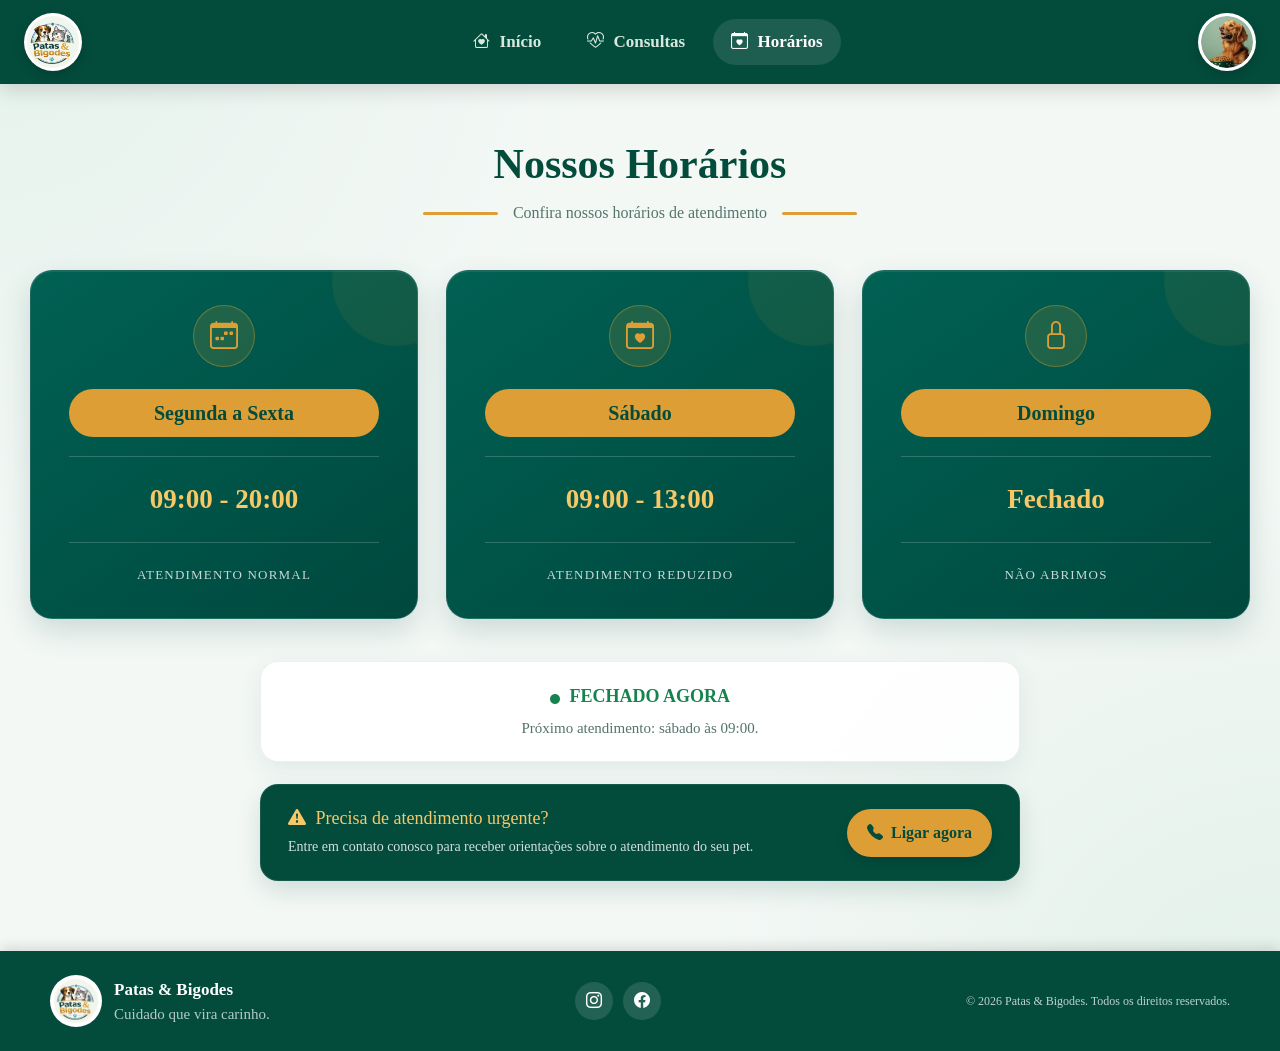
<file: templates/horarios.html>
<!DOCTYPE html>
<html lang="pt-BR">

<head>
    <meta charset="UTF-8">
    <meta name="viewport" content="width=device-width, initial-scale=1.0">

    <title>Nossos Horários | Patas & Bigodes</title>

    <!-- Bootstrap -->
    <link href="https://cdn.jsdelivr.net/npm/bootstrap@5.3.8/dist/css/bootstrap.min.css"
        rel="stylesheet"
        integrity="sha384-sRIl4kxILFvY47J16cr9ZwB07vP4J8+LH7qKQnuqkuIAvNWLzeN8tE5YBujZqJLB"
        crossorigin="anonymous">

    <!-- Bootstrap Icons -->
    <link rel="stylesheet"
        href="https://cdn.jsdelivr.net/npm/bootstrap-icons@1.13.1/font/bootstrap-icons.min.css">

    <!-- Favicon -->
    <link rel="icon" type="image/png" href="../static/img/favicon.png">

    <!-- CSS da página -->
    <link rel="stylesheet" href="../static/css/horarios.css">
</head>

<body>

    <div class="pagina">

        <!-- =========================================
             HEADER
        ========================================== -->

        <header class="header">

            <nav class="navbar navbar-expand-lg navbar-dark">

                <div class="container-fluid px-3 px-lg-4">

                    <!-- LOGO -->
                    <a href="apresentacao.html" class="navbar-brand">

                        <img src="../static/img/logo.png"
                            class="logo"
                            alt="Logo Patas & Bigodes">

                    </a>


                    <!-- BOTÃO MENU MOBILE -->
                    <button class="navbar-toggler"
                        type="button"
                        data-bs-toggle="collapse"
                        data-bs-target="#menuPrincipal"
                        aria-controls="menuPrincipal"
                        aria-expanded="false"
                        aria-label="Abrir menu">

                        <span class="navbar-toggler-icon"></span>

                    </button>


                    <!-- MENU -->
                    <div class="collapse navbar-collapse" id="menuPrincipal">

                        <div class="menu mx-auto">

                            <a href="apresentacao.html" class="menu-link">

                                <i class="bi bi-house-heart"></i>

                                Início

                            </a>


                            <a href="consultas.html" class="menu-link">

                                <i class="bi bi-heart-pulse"></i>

                                Consultas

                            </a>


                            <a href="horarios.html" class="menu-link ativo">

                                <i class="bi bi-calendar-heart"></i>

                                Horários

                            </a>

                        </div>


                        <!-- PERFIL -->
                        <a href="/templates/carteirinha.html" class="perfil-link">

                            <img src="../static/img/cachorro.png"
                                class="perfil"
                                alt="Área do cliente">

                        </a>

                    </div>

                </div>

            </nav>

        </header>


        <!-- =========================================
             CONTEÚDO
        ========================================== -->

        <main>

            <div class="conteudo">

                <!-- TÍTULO -->

                <section class="cabecalho-pagina">

                    <h1 class="titulo">
                        Nossos Horários
                    </h1>

                    <div class="subtitulo">

                        <span class="linha"></span>

                        <span>
                            Confira nossos horários de atendimento
                        </span>

                        <span class="linha"></span>

                    </div>

                </section>


                <!-- =========================================
                     CARDS DE HORÁRIOS
                ========================================== -->

                <section class="horarios">


                    <!-- SEGUNDA A SEXTA -->

                    <article class="card">

                        <div class="icone">

                            <i class="bi bi-calendar-week"></i>

                        </div>

                        <div class="dia">
                            Segunda a Sexta
                        </div>

                        <div class="divisao"></div>

                        <div class="hora">
                            09:00 - 20:00
                        </div>

                        <div class="divisao"></div>

                        <div class="descricao">
                            ATENDIMENTO NORMAL
                        </div>

                    </article>


                    <!-- SÁBADO -->

                    <article class="card">

                        <div class="icone">

                            <i class="bi bi-calendar-heart"></i>

                        </div>

                        <div class="dia">
                            Sábado
                        </div>

                        <div class="divisao"></div>

                        <div class="hora">
                            09:00 - 13:00
                        </div>

                        <div class="divisao"></div>

                        <div class="descricao">
                            ATENDIMENTO REDUZIDO
                        </div>

                    </article>


                    <!-- DOMINGO -->

                    <article class="card">

                        <div class="icone">

                            <i class="bi bi-lock"></i>

                        </div>

                        <div class="dia">
                            Domingo
                        </div>

                        <div class="divisao"></div>

                        <div class="hora">
                            Fechado
                        </div>

                        <div class="divisao"></div>

                        <div class="descricao">
                            NÃO ABRIMOS
                        </div>

                    </article>

                </section>


                <!-- =========================================
                     STATUS
                ========================================== -->

                <section class="status-area">

                    <div class="status">

                        <i class="bi bi-circle-fill"></i>

                        FECHADO AGORA

                    </div>

                    <div class="proximo">

                        Próximo atendimento hoje às 09:00.

                    </div>

                </section>


                <!-- =========================================
                     EMERGÊNCIA
                ========================================== -->

                <section class="emergencia">

                    <div class="emergencia-texto">

                        <h3>

                            <i class="bi bi-exclamation-triangle-fill"></i>

                            Precisa de atendimento urgente?

                        </h3>

                        <p>

                            Entre em contato conosco para receber
                            orientações sobre o atendimento do seu pet.

                        </p>

                    </div>


                    <a href="tel:+5500000000000" class="botao">

                        <i class="bi bi-telephone-fill"></i>

                        Ligar agora

                    </a>

                </section>

            </div>

        </main>


        <!-- =========================================
             FOOTER
        ========================================== -->

        <footer>

            <div class="footer-content">


                <!-- LOGO -->

                <div class="footer-logo">

                    <img src="../static/img/logo.png"
                        alt="Patas & Bigodes">

                    <div>

                        <strong>
                            Patas & Bigodes
                        </strong>

                        <span>
                            Cuidado que vira carinho.
                        </span>

                    </div>

                </div>


                <!-- REDES SOCIAIS -->

                <div class="footer-social">

                    <a href="https://www.instagram.com/"
                        target="_blank"
                        aria-label="Instagram">

                        <i class="bi bi-instagram"></i>

                    </a>


                    <a href="https://www.facebook.com/"
                        target="_blank"
                        aria-label="Facebook">

                        <i class="bi bi-facebook"></i>

                    </a>

                </div>


                <!-- COPYRIGHT -->

                <p>
                    © 2026 Patas & Bigodes.
                    Todos os direitos reservados.
                </p>

            </div>

        </footer>

    </div>


    <!-- Bootstrap JavaScript -->
    <script src="../static/js/horarios.js"></script>
  

</body>

</html>
</file>
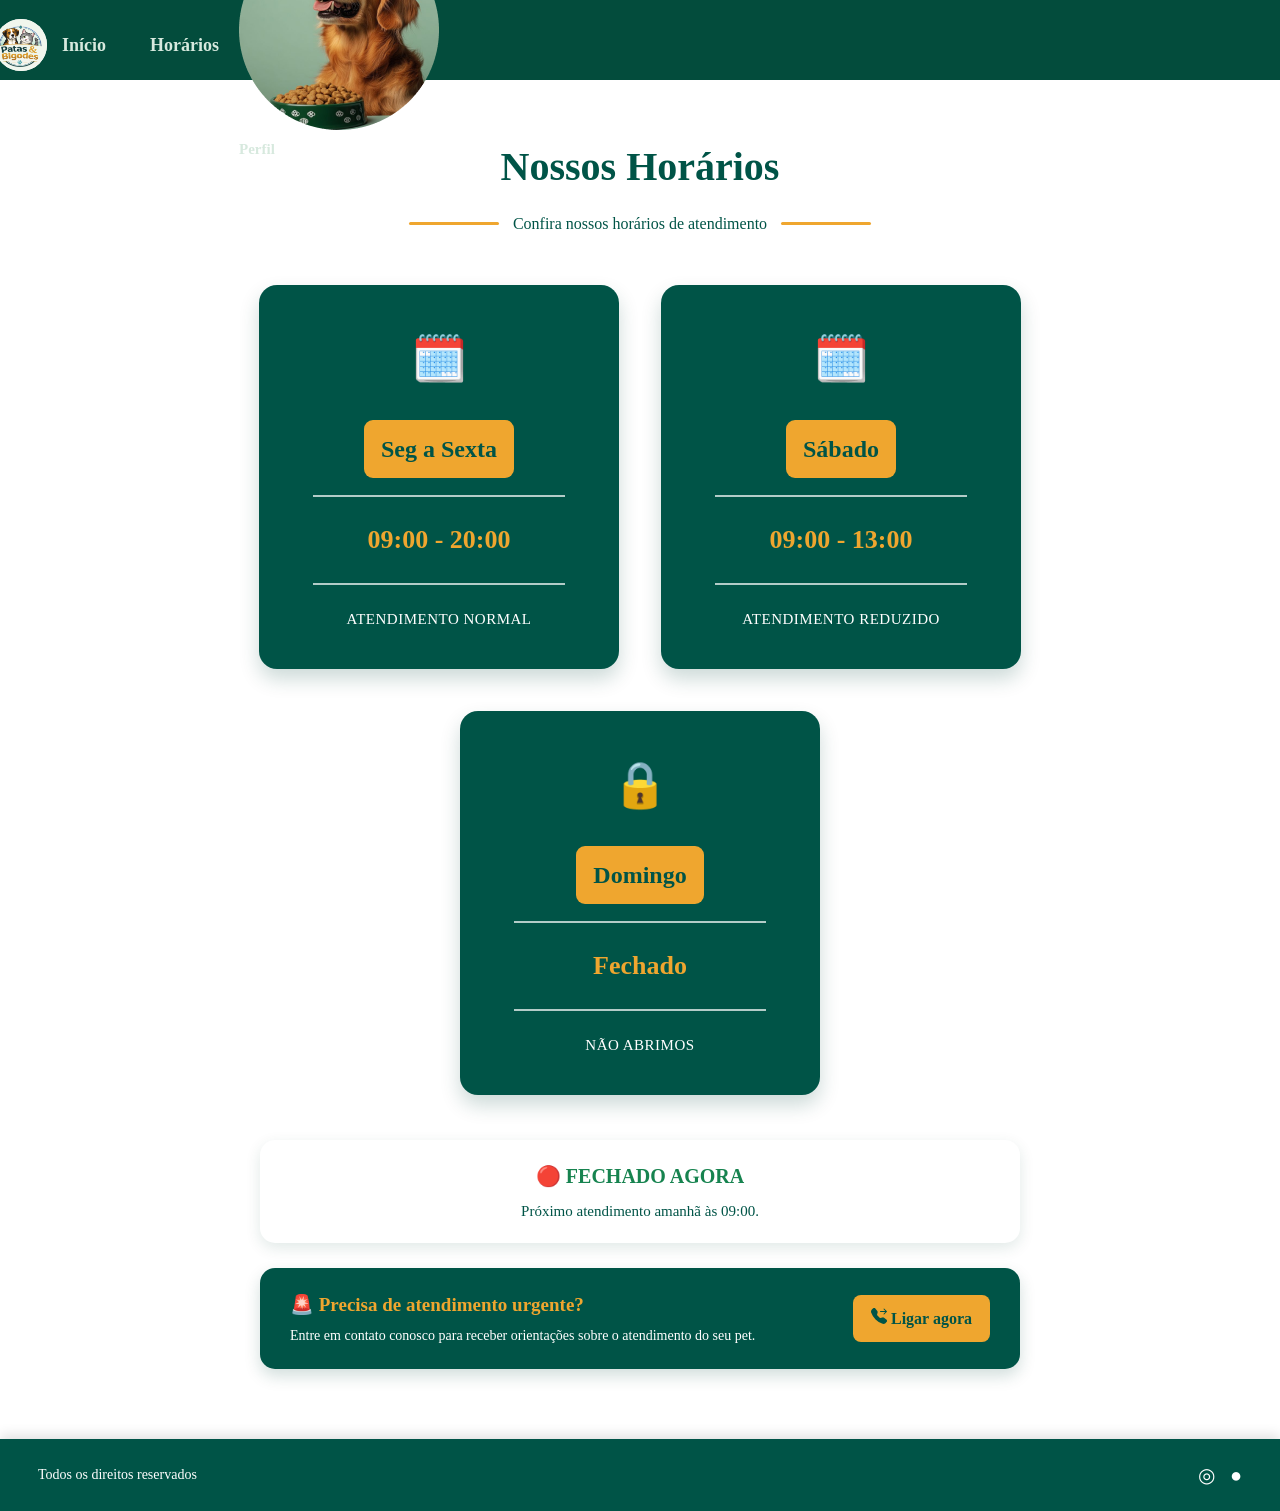
<file: templates/horariosOLD.html>
<!doctype html>
<html lang="pt-BR"><head>
    <meta charset="UTF-8">
    <meta name="viewport" content="width=device-width, initial-scale=1.0">

    <title>Nossos Horários | Patas &amp; Bigodes</title>
    <link rel="stylesheet" href="../static/css/base.css">
    <style>

        /* =========================
           CONTEÚDO
        ========================= */

        main {
            flex: 1;
            padding: 55px 6% 70px;
            text-align: center;
        }

        .titulo {
            font-size: 40px;
            color: #005447;
            margin-bottom: 12px;
        }

        .subtitulo {
            display: flex;
            align-items: center;
            justify-content: center;
            gap: 14px;
            font-size: 16px;
            color: #005447;
            margin-bottom: 48px;
        }

        .linha {
            width: 90px;
            height: 3px;
            background-color: #efa62f;
            border-radius: 10px;
        }


        /* =========================
           CARDS DE HORÁRIOS
        ========================= */

        .horarios {
            display: flex;
            justify-content: center;
            gap: 42px;
            flex-wrap: wrap;
        }

        .card {
            width: 360px;
            min-height: 335px;
            background-color: #005447;
            border-radius: 18px;
            padding: 38px 54px;
            color: white;
            box-shadow: 0 10px 20px rgba(0, 70, 60, 0.20);
            transition: transform 0.3s, box-shadow 0.3s;
        }

        .card:hover {
            transform: translateY(-7px);
            box-shadow: 0 15px 25px rgba(0, 70, 60, 0.28);
        }

        .icone {
            font-size: 45px;
            color: #efa62f;
            margin-bottom: 25px;
        }

        .dia {
            display: inline-block;
            background-color: #efa62f;
            color: #005447;
            font-size: 24px;
            font-weight: bold;
            padding: 10px 17px;
            border-radius: 9px;
            margin-bottom: 17px;
        }

        .divisao {
            width: 100%;
            height: 2px;
            background-color: rgba(255, 255, 255, 0.7);
            margin: 0 auto 22px;
        }

        .hora {
            color: #efa62f;
            font-size: 26px;
            font-weight: bold;
            margin-bottom: 22px;
        }

        .descricao {
            font-size: 15px;
            letter-spacing: 0.5px;
        }


        /* =========================
           STATUS
        ========================= */

        .status-area {
            margin: 45px auto 0;
            max-width: 760px;
            background-color: #fff;
            border-radius: 15px;
            padding: 20px 25px;
            box-shadow: 0 5px 15px rgba(0, 70, 60, 0.12);
        }

        .status {
            font-size: 20px;
            font-weight: bold;
            color: #16834f;
            margin-bottom: 7px;
        }

        .proximo {
            font-size: 15px;
            color: #005447;
        }


        /* =========================
           EMERGÊNCIA
        ========================= */

        .emergencia {
            max-width: 760px;
            margin: 25px auto 0;
            padding: 22px 30px;
            border-radius: 15px;
            background-color: #005447;
            color: white;
            display: flex;
            align-items: center;
            justify-content: space-between;
            gap: 20px;
            text-align: left;
            box-shadow: 0 7px 16px rgba(0, 70, 60, 0.18);
        }

        .emergencia h3 {
            color: #efa62f;
            font-size: 19px;
            margin-bottom: 5px;
        }

        .emergencia p {
            font-size: 14px;
        }

        .botao {
            background-color: #efa62f;
            color: #005447;
            text-decoration: none;
            padding: 11px 18px;
            border-radius: 8px;
            font-weight: bold;
            white-space: nowrap;
            transition: 0.3s;
        }

        .botao:hover {
            background-color: #ffc45c;
            transform: scale(1.04);
        }


        /* =========================
           RODAPÉ
        ========================= */

        footer {
            height: 72px;
            background-color: #005447;
            color: white;
            display: flex;
            align-items: center;
            justify-content: space-between;
            padding: 0 38px;
            font-size: 14px;
        }

        .redes {
            display: flex;
            gap: 15px;
            font-size: 20px;
        }

        .redes a {
            color: white;
            text-decoration: none;
            transition: 0.3s;
        }

        .redes a:hover {
            color: #efa62f;
        }


        /* =========================
           RESPONSIVIDADE
        ========================= */

        @media (max-width: 900px) {

            nav {
                gap: 30px;
                margin-left: 0;
            }

            .horarios {
                gap: 25px;
            }

            .card {
                width: 330px;
            }
        }

        @media (max-width: 600px) {

            header {
                height: 70px;
                padding: 0 15px;
            }

            nav {
                gap: 18px;
            }

            nav a {
                font-size: 14px;
            }

            .titulo {
                font-size: 31px;
            }


            .logo {
                width: 42px;
                height: 42px;
                border-radius: 50%;
                object-fit: contain;
                background-color: #f3f7ef;
                padding: 2px;
            }

            .subtitulo {
                font-size: 14px;
            }

            .linha {
                width: 45px;
            }

            main {
                padding: 40px 20px;
            }

            .card {
                width: 100%;
                padding: 32px 30px;
            }

            .emergencia {
                flex-direction: column;
                text-align: center;
            }

            footer {
                padding: 0 20px;
            }
        }
    </style>
</head>

<body>

    <!-- =========================
         CABEÇALHO
    ========================== -->


        <header>

            <nav class="navbar-custom">

                <div class="container-fluid px-4 d-flex align-items-center justify-content-between">

                    <div class="logo">
                        <img src="../static/img/logo.png" alt="Logo" class="logo">
                    </div>

                    <div>
                        <a href="apresentacao.html" class="btn-menu">Início</a>
                        <a href="horarios.html" class="btn-menu">Horários</a>
                    </div>

                    <a href="carteirinha.html" class="btn-carteirinha">
                        <img src="../static/img/cachorro.png" class="dog-img" alt="Cachorro">
                        <p>Perfil</p>
                    </a>
                </div>

            </nav>

        </header>


    <!-- =========================
         CONTEÚDO PRINCIPAL
    ========================== -->

    <main>

        <h1 class="titulo">Nossos Horários</h1>

        <div class="subtitulo">
            <span class="linha"></span>

            <span>Confira nossos horários de atendimento</span>

            <span class="linha"></span>
        </div>


        <!-- CARDS -->

        <section class="horarios">

            <!-- SEGUNDA A SEXTA -->
            <div class="card">

                <div class="icone">🗓️</div>

                <div class="dia">
                    Seg a Sexta
                </div>

                <div class="divisao"></div>

                <div class="hora">
                    09:00 - 20:00
                </div>

                <div class="divisao"></div>

                <div class="descricao">
                    ATENDIMENTO NORMAL
                </div>

            </div>


            <!-- SÁBADO -->
            <div class="card">

                <div class="icone">🗓️</div>

                <div class="dia">
                    Sábado
                </div>

                <div class="divisao"></div>

                <div class="hora">
                    09:00 - 13:00
                </div>

                <div class="divisao"></div>

                <div class="descricao">
                    ATENDIMENTO REDUZIDO
                </div>

            </div>


            <!-- DOMINGO -->
            <div class="card">

                <div class="icone">🔒</div>

                <div class="dia">
                    Domingo
                </div>

                <div class="divisao"></div>

                <div class="hora">
                    Fechado
                </div>

                <div class="divisao"></div>

                <div class="descricao">
                    NÃO ABRIMOS
                </div>

            </div>

        </section>


        <!-- STATUS -->

        <div class="status-area">

            <div class="status" id="status">🔴 FECHADO AGORA</div>

            <div class="proximo" id="proximo">Próximo atendimento hoje às 09:00.</div>

        </div>


        <!-- EMERGÊNCIA -->

        <div class="emergencia">

            <div>
                <h3>🚨 Precisa de atendimento urgente?</h3>

                <p>
                    Entre em contato conosco para receber orientações
                    sobre o atendimento do seu pet.
                </p>
            </div>

            <a href="tel:+5500000000000" class="botao">
                <svg xmlns="http://www.w3.org/2000/svg" width="16" height="16" fill="currentColor" class="bi bi-telephone-forward-fill" viewBox="0 0 16 16">
                    <path fill-rule="evenodd" d="M1.885.511a1.745 1.745 0 0 1 2.61.163L6.29 2.98c.329.423.445.974.315 1.494l-.547 2.19a.68.68 0 0 0 .178.643l2.457 2.457a.68.68 0 0 0 .644.178l2.189-.547a1.75 1.75 0 0 1 1.494.315l2.306 1.794c.829.645.905 1.87.163 2.611l-1.034 1.034c-.74.74-1.846 1.065-2.877.702a18.6 18.6 0 0 1-7.01-4.42 18.6 18.6 0 0 1-4.42-7.009c-.362-1.03-.037-2.137.703-2.877zm10.761.135a.5.5 0 0 1 .708 0l2.5 2.5a.5.5 0 0 1 0 .708l-2.5 2.5a.5.5 0 0 1-.708-.708L14.293 4H9.5a.5.5 0 0 1 0-1h4.793l-1.647-1.646a.5.5 0 0 1 0-.708"></path>
                </svg> Ligar agora
            </a>

        </div>

    </main>


    <!-- =========================
         RODAPÉ
    ========================== -->

    <footer>

        <span>
            Todos os direitos reservados
        </span>

        <div class="redes">
            <a href="#">◎</a>
            <a href="#">●</a>
        </div>

    </footer>


    <!-- =========================
         JAVASCRIPT
    ========================== -->

    <script>

        function verificarHorario() {

            const agora = new Date();

            const dia = agora.getDay();
            const hora = agora.getHours();
            const minutos = agora.getMinutes();

            const horarioAtual = hora * 60 + minutos;

            const status = document.getElementById("status");
            const proximo = document.getElementById("proximo");

            // Segunda a sexta
            if (dia >= 1 && dia <= 5) {

                const abertura = 9 * 60;
                const fechamento = 20 * 60;

                if (horarioAtual >= abertura && horarioAtual < fechamento) {

                    status.innerHTML = "🟢 ABERTO AGORA";

                    proximo.innerHTML =
                        "Estamos atendendo até às 20:00.";

                } else if (horarioAtual < abertura) {

                    status.innerHTML = "🔴 FECHADO AGORA";

                    proximo.innerHTML =
                        "Próximo atendimento hoje às 09:00.";

                } else {

                    status.innerHTML = "🔴 FECHADO AGORA";

                    proximo.innerHTML =
                        "Próximo atendimento amanhã às 09:00.";
                }

            }

            // Sábado
            else if (dia === 6) {

                const abertura = 9 * 60;
                const fechamento = 13 * 60;

                if (horarioAtual >= abertura && horarioAtual < fechamento) {

                    status.innerHTML = "🟢 ABERTO AGORA";

                    proximo.innerHTML =
                        "Estamos atendendo até às 13:00.";

                } else if (horarioAtual < abertura) {

                    status.innerHTML = "🔴 FECHADO AGORA";

                    proximo.innerHTML =
                        "Próximo atendimento hoje às 09:00.";

                } else {

                    status.innerHTML = "🔴 FECHADO AGORA";

                    proximo.innerHTML =
                        "Próximo atendimento segunda-feira às 09:00.";
                }

            }

            // Domingo
            else {

                status.innerHTML = "🔴 FECHADO HOJE";

                proximo.innerHTML =
                    "Próximo atendimento segunda-feira às 09:00.";
            }
        }

        verificarHorario();

    </script>

<!-- Code injected by live-server -->
<script>
	// <![CDATA[  <-- For SVG support
	if ('WebSocket' in window) {
		(function () {
			function refreshCSS() {
				var sheets = [].slice.call(document.getElementsByTagName("link"));
				var head = document.getElementsByTagName("head")[0];
				for (var i = 0; i < sheets.length; ++i) {
					var elem = sheets[i];
					var parent = elem.parentElement || head;
					parent.removeChild(elem);
					var rel = elem.rel;
					if (elem.href && typeof rel != "string" || rel.length == 0 || rel.toLowerCase() == "stylesheet") {
						var url = elem.href.replace(/(&|\?)_cacheOverride=\d+/, '');
						elem.href = url + (url.indexOf('?') >= 0 ? '&' : '?') + '_cacheOverride=' + (new Date().valueOf());
					}
					parent.appendChild(elem);
				}
			}
			var protocol = window.location.protocol === 'http:' ? 'ws://' : 'wss://';
			var address = protocol + window.location.host + window.location.pathname + '/ws';
			var socket = new WebSocket(address);
			socket.onmessage = function (msg) {
				if (msg.data == 'reload') window.location.reload();
				else if (msg.data == 'refreshcss') refreshCSS();
			};
			if (sessionStorage && !sessionStorage.getItem('IsThisFirstTime_Log_From_LiveServer')) {
				console.log('Live reload enabled.');
				sessionStorage.setItem('IsThisFirstTime_Log_From_LiveServer', true);
			}
		})();
	}
	else {
		console.error('Upgrade your browser. This Browser is NOT supported WebSocket for Live-Reloading.');
	}
	// ]]>
</script>


</body></html>
</file>
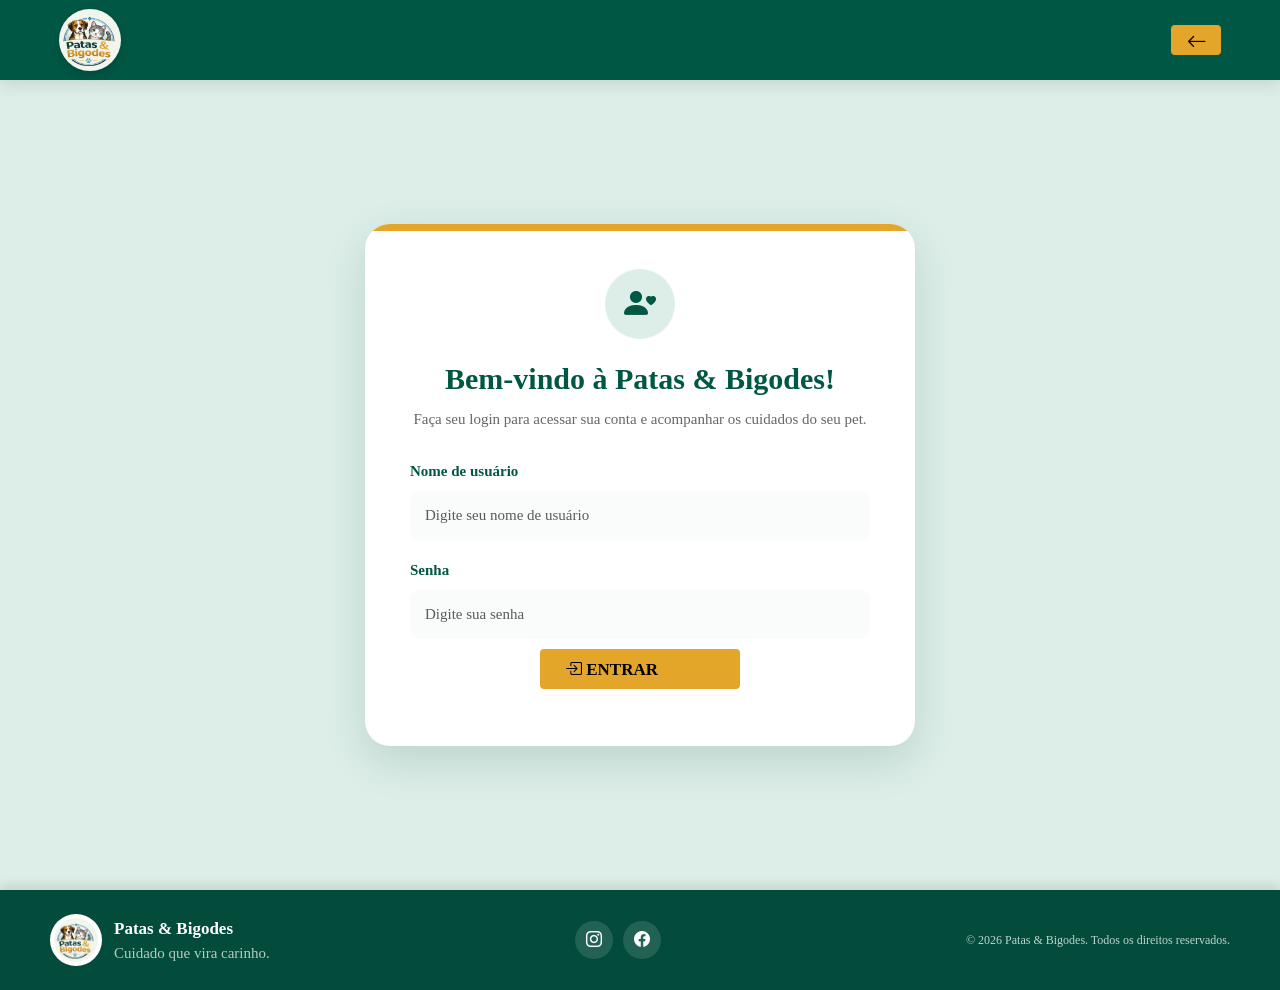
<file: templates/login.html>
<!DOCTYPE html>
<html lang="pt-BR">

<head>
    <meta charset="UTF-8">
    <meta name="viewport" content="width=device-width, initial-scale=1.0">

    <title>Login - Patas & Bigodes</title>

    <link href="https://cdn.jsdelivr.net/npm/bootstrap@5.3.8/dist/css/bootstrap.min.css" rel="stylesheet">

    <link rel="stylesheet" href="../static/css/login.css">
    <link rel="stylesheet" href="https://cdn.jsdelivr.net/npm/bootstrap-icons@1.13.1/font/bootstrap-icons.min.css">
    <link rel="icon" type="image/png" href="../static/img/favicon.png">
</head>

<body>

    <header>
        <nav class="navbar">
            <div class="container-fluid px-4">

                <a href="/templates/cadastro.html" class="navbar-brand" aria-label="Página cadastro">

                    <img src="../static/img/logo.png" alt="Logo Patas & Bigodes" class="logo">
                </a>

                <a href="/templates/cadastro.html" class="btn-voltar" title="Voltar para a página cadastro"
                    aria-label="Voltar para a página cadastro">

                    <i class="bi bi-arrow-left"></i>
                </a>

            </div>
        </nav>
    </header>


    <main>

        <section class="inicio">

            <div class="card-clinica">

                <!-- ÍCONE -->

                <div class="login-icon">
                    <i class="bi bi-person-heart"></i>
                </div>


                <!-- TÍTULO -->

                <h1 class="titulosegundario">
                    Bem-vindo à Patas & Bigodes!
                </h1>

                <p class="login-descricao">
                    Faça seu login para acessar sua conta e
                    acompanhar os cuidados do seu pet.
                </p>


                <!-- FORMULÁRIO -->

                <form class="formulario">

                    <label for="nomeUsuario" class="form-label">
                        Nome de usuário
                    </label>

                    <input type="text" class="form-control" id="nomeUsuario" placeholder="Digite seu nome de usuário"
                        required>


                    <label for="senha" class="form-label">
                        Senha
                    </label>

                    <input type="password" class="form-control" id="senha" placeholder="Digite sua senha" required>


                    <a href="apresentacao.html" class="btn-login">

                        <i class="bi bi-box-arrow-in-right"></i>
                        Entrar

                    </a>

                </form>

            </div>

        </section>

    </main>


    <footer>

        <div class="footer-content">

            <div class="footer-logo">

                <img src="../static/img/logo.png" alt="Patas & Bigodes">

                <div>

                    <strong>Patas & Bigodes</strong>

                    <span>
                        Cuidado que vira carinho.
                    </span>

                </div>

            </div>


            <div class="footer-social">

                <a href="https://www.instagram.com/" target="_blank" aria-label="Instagram">

                    <i class="bi bi-instagram"></i>

                </a>

                <a href="https://www.facebook.com/" target="_blank" aria-label="Facebook">

                    <i class="bi bi-facebook"></i>

                </a>

            </div>


            <p>
                © 2026 Patas & Bigodes. Todos os direitos reservados.
            </p>

        </div>

    </footer>


    <script src="../static/js/login.js"></script>

</body>

</html>
</file>
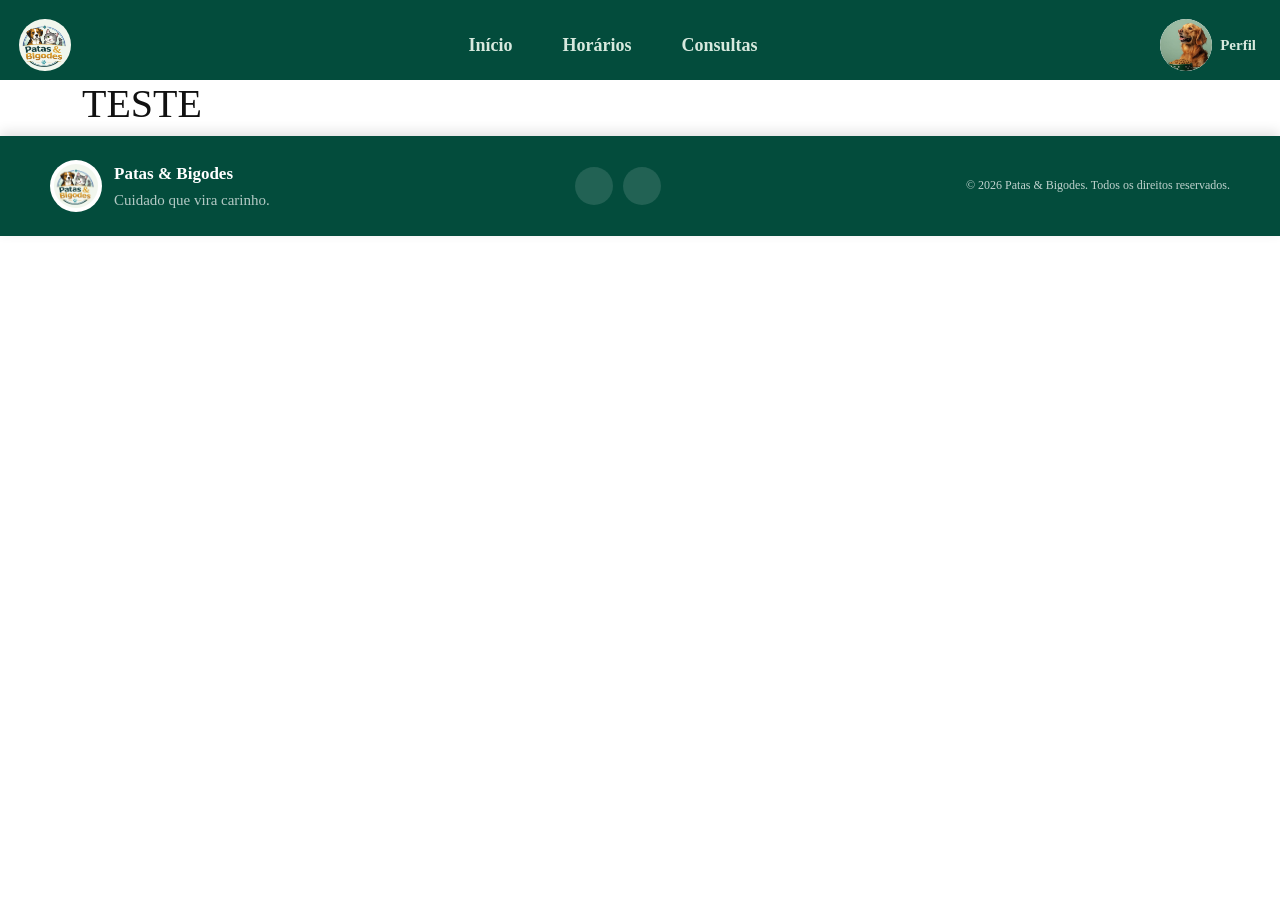
<file: templates/modelo.html>
<!doctype html>
<html lang="pt-br">

<head>
    <meta charset="utf-8">
    <meta name="viewport" content="width=device-width, initial-scale=1">
    <title>Consutas</title>
    <link href="https://cdn.jsdelivr.net/npm/bootstrap@5.3.8/dist/css/bootstrap.min.css" rel="stylesheet"
        integrity="sha384-sRIl4kxILFvY47J16cr9ZwB07vP4J8+LH7qKQnuqkuIAvNWLzeN8tE5YBujZqJLB" crossorigin="anonymous">
    <link rel="stylesheet" href="../static/css/base.css">
</head>

<body>
    <div class="pagina">

        <header>
            <nav class="navbar-custom">
                <div class="container-fluid px-4">

                    <!-- LOGO -->
                    <a href="apresentacao.html" class="logo">
                        <img src="../static/img/logo.png" alt="Logo">
                    </a>

                    <!-- MENU -->
                    <div class="menu-links">
                        <a href="apresentacao.html" class="btn-menu">Início</a>
                        <a href="horarios.html" class="btn-menu">Horários</a>
                        <a href="consultas.html" class="btn-menu">Consultas</a>
                    </div>

                    <!-- PERFIL -->
                    <a href="carteirinha.html" class="perfil-link">
                        <img src="../static/img/cachorro.png" class="botao-cachorro" alt="Perfil">

                        <span>Perfil</span>
                    </a>

                </div>
            </nav>
        </header>
        <main class="container">
            <h1>TESTE</h1>
        </main>
        <footer>

            <div class="footer-content">

                <div class="footer-logo">

                    <img src="../static/img/logo.png" alt="Patas & Bigodes">

                    <div>

                        <strong>Patas & Bigodes</strong>

                        <span>
                            Cuidado que vira carinho.
                        </span>

                    </div>

                </div>


                <div class="footer-social">

                    <a href="https://www.instagram.com/" target="_blank" aria-label="Instagram">

                        <i class="bi bi-instagram"></i>

                    </a>

                    <a href="https://www.facebook.com/" target="_blank" aria-label="Facebook">

                        <i class="bi bi-facebook"></i>

                    </a>

                </div>


                <p>
                    © 2026 Patas & Bigodes. Todos os direitos reservados.
                </p>

            </div>

        </footer>
    </div>
</body>

</html>
</file>
<file: static/css/style.css>
/* ==========================================
   PATAS & BIGODES
   Estilo moderno e responsivo
========================================== */

/* PALETA DE CORES */
:root {
    --verde-escuro: #034C3C;
    --verde: #4D8B7D;
    --verde-medio: #76A99A;
    --verde-claro: #D7E9DE;
    --verde-fundo: #F1F7F3;

    --dourado: #DE9E36;
    --dourado-claro: #F5E4C3;

    --branco: #FFFFFF;
    --texto: #26332F;
    --texto-suave: #687871;

    --sombra: 0 15px 45px rgba(3, 76, 60, 0.10);
    --sombra-forte: 0 20px 55px rgba(3, 76, 60, 0.16);

    --raio: 24px;
}

/* ==========================================
   CONFIGURAÇÕES GERAIS
========================================== */

* {
    margin: 0;
    padding: 0;
    box-sizing: border-box;
}

html {
    scroll-behavior: smooth;
    scroll-padding-top: 30px;
}

body {
    font-family: Georgia, 'Times New Roman', serif;
    background-color: var(--verde-fundo);
    color: var(--texto);
    overflow-x: hidden;
}

a {
    text-decoration: none;
}

img {
    max-width: 100%;
    display: block;
}

/* ==========================================
   CABEÇALHO
========================================== */

header {
    width: 100%;
    height: 85px;
    background-color: var(--verde-escuro);

    display: flex;
    align-items: center;

    position: relative;
    z-index: 10;

    box-shadow: 0 4px 18px rgba(0, 0, 0, 0.08);
}

.navbar {
    width: 100%;
    height: 100%;
    padding: 0 7%;
}

.navbar .container-fluid {
    height: 100%;
    display: flex;
    align-items: center;
}

.logo {
    display: flex;
    align-items: center;
}

.logo img {
    width: 65px;
    height: 65px;

    object-fit: contain;

    background-color: var(--branco);
    border-radius: 50%;

    padding: 5px;

    transition: transform 0.3s ease;
}

.logo img:hover {
    transform: scale(1.08) rotate(-5deg);
}

/* ==========================================
   SEÇÃO INICIAL
========================================== */

.inicio {
    min-height: 650px;

    padding: 65px 5%;

    display: flex;
    align-items: center;
    justify-content: center;

    position: relative;
    overflow: hidden;

    background:
        radial-gradient(
            circle at 10% 15%,
            rgba(118, 169, 154, 0.18),
            transparent 30%
        ),
        linear-gradient(
            135deg,
            #F1F7F3 0%,
            #E2EFE7 55%,
            #D7E9DE 100%
        );
}

/* Detalhes decorativos */

.inicio::before {
    content: "";
    position: absolute;

    width: 350px;
    height: 350px;

    border: 2px solid rgba(3, 76, 60, 0.08);
    border-radius: 50%;

    top: -180px;
    right: -100px;
}

.inicio::after {
    content: "";
    position: absolute;

    width: 250px;
    height: 250px;

    background-color: rgba(222, 158, 54, 0.08);
    border-radius: 50%;

    bottom: -130px;
    left: -80px;
}

/* Cartão principal */

.card-clinica {
    width: 100%;
    max-width: 1200px;

    padding: 55px 45px;

    background-color: rgba(255, 255, 255, 0.82);

    border: 1px solid rgba(255, 255, 255, 0.9);
    border-radius: 30px;

    box-shadow: var(--sombra-forte);

    position: relative;
    z-index: 1;

    backdrop-filter: blur(12px);
}

/* ==========================================
   CONTEÚDO DA APRESENTAÇÃO
========================================== */

.conteudo {
    padding: 20px 25px;
}

.tagline {
    display: inline-flex;
    align-items: center;
    gap: 9px;

    padding: 10px 17px;

    background-color: var(--verde-claro);
    color: var(--verde-escuro);

    border-radius: 30px;

    font-size: 14px;
    font-weight: 600;

    margin-bottom: 25px;
}

.tagline::before {
    content: "♥";
    color: var(--dourado);
    font-size: 17px;
}

.titulo {
    color: var(--verde-escuro);

    font-size: clamp(40px, 5vw, 65px);
    font-weight: 800;

    line-height: 1.08;
    letter-spacing: -2px;

    margin-bottom: 25px;
}

.titulo span {
    color: var(--dourado);
}

.descricao {
    max-width: 470px;

    color: var(--texto-suave);

    font-size: 17px;
    line-height: 1.9;

    margin-bottom: 35px;
}

/* ==========================================
   BOTÕES
========================================== */

.botoes {
    display: flex;
    align-items: center;
    flex-wrap: wrap;
    gap: 16px;
}

.btn-clinica {
    min-width: 155px;

    padding: 15px 25px;

    display: inline-flex;
    align-items: center;
    justify-content: center;
    gap: 10px;

    background-color: var(--verde-escuro);
    color: var(--branco);

    border: 2px solid var(--verde-escuro);
    border-radius: 12px;

    font-size: 16px;
    font-weight: 600;

    box-shadow: 0 7px 18px rgba(3, 76, 60, 0.15);

    transition: all 0.3s ease;
}

.btn-clinica i {
    font-size: 19px;
}

.btn-clinica:hover {
    background-color: var(--dourado);
    border-color: var(--dourado);

    color: var(--branco);

    transform: translateY(-4px);

    box-shadow: 0 10px 22px rgba(222, 158, 54, 0.25);
}

.btn-clinica:active {
    transform: scale(0.97);
}

/* ==========================================
   IMAGEM DOS ANIMAIS
========================================== */

.animais {
    width: 100%;
    max-width: 490px;

    margin: 0 auto;

    position: relative;
}

.animais::before {
    content: "";

    position: absolute;
    inset: -14px;

    border: 2px solid var(--dourado);
    border-radius: 35px;

    transform: rotate(4deg);

    z-index: -1;
}

.animais img {
    width: 100%;
    height: 420px;

    object-fit: cover;

    border-radius: 28px;

    box-shadow: var(--sombra-forte);

    transition: transform 0.5s ease;
}

.animais:hover img {
    transform: scale(1.025);
}

/* ==========================================
   LOCALIZAÇÃO
========================================== */

.localizacao {
    padding: 90px 5% 100px;

    background-color: var(--branco);
}

.titulo-localizacao {
    text-align: center;
    margin-bottom: 55px;
}

.titulo-localizacao h2 {
    color: var(--verde-escuro);

    font-size: clamp(30px, 4vw, 42px);
    font-weight: 800;

    margin-bottom: 15px;
}

.titulo-localizacao h2 i {
    color: var(--dourado);
    margin-right: 8px;
}

.titulo-localizacao p {
    color: var(--texto-suave);
    font-size: 16px;
    line-height: 1.7;
}

/* ==========================================
   MAPA
========================================== */

.mapa-container {
    width: 100%;
    height: 370px;

    padding: 10px;

    background-color: var(--verde-claro);
    border-radius: var(--raio);

    box-shadow: var(--sombra);

    overflow: hidden;

    transition: transform 0.3s ease;
}

.mapa-container:hover {
    transform: translateY(-6px);
}

.mapa {
    width: 100%;
    height: 100%;

    object-fit: cover;

    border-radius: 18px;
}

/* ==========================================
   ENDEREÇO
========================================== */

.endereco {
    padding: 38px 32px;

    background:
        linear-gradient(
            145deg,
            #F1F7F3,
            #D7E9DE
        );

    border: 1px solid #D5E8DD;
    border-radius: var(--raio);

    box-shadow: var(--sombra);

    transition: all 0.3s ease;
}

.endereco:hover {
    transform: translateY(-6px);
    box-shadow: var(--sombra-forte);
}

.icone-localizacao {
    width: 65px;
    height: 65px;

    display: flex;
    align-items: center;
    justify-content: center;

    background-color: var(--verde-escuro);
    color: var(--branco);

    border-radius: 18px;

    font-size: 28px;

    margin-bottom: 25px;
}

.endereco h3 {
    color: var(--verde-escuro);

    font-size: 23px;
    font-weight: 700;

    margin-bottom: 20px;
}

.endereco p {
    color: var(--texto-suave);

    font-size: 17px;
    line-height: 2;
}

.endereco strong {
    color: var(--verde-escuro);
}

/* ==========================================
   RODAPÉ
========================================== */

footer {

    background-color: #034C3C;

    color: white;

    box-shadow:
        0 -4px 12px rgba(0, 0, 0, 0.12);

}

.footer-content {

    width: min(1180px, 94%);

    min-height: 100px;

    margin: 0 auto;

    padding: 20px 0;

    display: flex;

    align-items: center;

    justify-content: space-between;

    gap: 20px;

}

.footer-logo {

    display: flex;

    align-items: center;

    gap: 12px;

}

.footer-logo img {

    width: 52px;
    height: 52px;

    padding: 4px;

    border-radius: 50%;

    background-color: white;

    object-fit: contain;


}

.footer-logo strong {

    display: block;

    font-size: 17px;

}

.footer-logo span {

    display: block;

    color: rgba(255, 255, 255, 0.7);

    font-size: 15px;

}

.footer-social {

    display: flex;

    gap: 10px;

}

.footer-social a {

    width: 38px;
    height: 38px;

    display: flex;

    align-items: center;

    justify-content: center;

    border-radius: 50%;

    background-color: rgba(255, 255, 255, 0.12);

    color: white;

    text-decoration: none;

    transition: 0.3s;

}

.footer-social a:hover {

    background-color: white;

    color: #3E7CB1;

    transform: translateY(-2px);

}

.footer-content>p {

    margin: 0;

    color: rgba(255, 255, 255, 0.75);

    font-size: 12px;

}

.contatos {
    color: var(--amarelo);
    font-size: 16px;
}
/* ==========================================
   ANIMAÇÕES COM JAVASCRIPT
========================================== */

.reveal {
    opacity: 0;
    transform: translateY(30px);

    transition:
        opacity 0.8s ease,
        transform 0.8s ease;
}

.reveal.is-visible {
    opacity: 1;
    transform: translateY(0);
}

/* ==========================================
   ACESSIBILIDADE
========================================== */

a:focus-visible {
    outline: 3px solid var(--dourado);
    outline-offset: 5px;
}

/* ==========================================
   RESPONSIVIDADE - TABLETS
========================================== */

@media (max-width: 991px) {

    .inicio {
        padding: 45px 4%;
    }

    .card-clinica {
        padding: 40px 25px;
    }

    .conteudo {
        padding: 15px 5px;
    }

    .titulo {
        font-size: clamp(38px, 6vw, 55px);
    }

    .animais {
        margin-top: 30px;
    }

    .animais img {
        height: 350px;
    }

    .localizacao {
        padding: 70px 5%;
    }
}

/* ==========================================
   RESPONSIVIDADE - CELULARES
========================================== */

@media (max-width: 576px) {

    header {
        height: 72px;
    }

    .navbar {
        padding: 0 5%;
    }

    .logo img {
        width: 55px;
        height: 55px;
    }

    .inicio {
        min-height: auto;
        padding: 35px 15px 50px;
    }

    .card-clinica {
        padding: 28px 18px;
        border-radius: 22px;
    }

    .tagline {
        font-size: 12px;
        padding: 9px 12px;
    }

    .titulo {
        font-size: 43px;
        letter-spacing: -1.5px;
    }

    .descricao {
        font-size: 15px;
        line-height: 1.8;
    }

    .botoes {
        flex-direction: column;
        align-items: stretch;
    }

    .btn-clinica {
        width: 100%;
    }

    .animais {
        margin-top: 35px;
    }

    .animais img {
        height: 270px;
        border-radius: 20px;
    }

    .animais::before {
        inset: -8px;
        border-radius: 25px;
    }

    .localizacao {
        padding: 60px 18px;
    }

    .titulo-localizacao {
        margin-bottom: 35px;
    }

    .titulo-localizacao p {
        font-size: 14px;
    }

    .mapa-container {
        height: 270px;
    }

    .endereco {
        padding: 28px 22px;
    }

    .endereco h3 {
        font-size: 20px;
    }

    .endereco p {
        font-size: 15px;
    }

    footer {
        padding: 30px 20px 20px;
    }

    .footer-content {
        justify-content: center;
        text-align: center;
    }

    .footer-logo {
        justify-content: center;
        width: 100%;
    }

    .footer-social {
        justify-content: center;
        width: 100%;
    }

    .footer-content > p {
        font-size: 12px;
        line-height: 1.7;
    }
}

/* ==========================================
   REDUÇÃO DE MOVIMENTO
========================================== */

@media (prefers-reduced-motion: reduce) {

    *,
    *::before,
    *::after {
        scroll-behavior: auto !important;
        animation-duration: 0.01ms !important;
        transition-duration: 0.01ms !important;
    }

    .reveal {
        opacity: 1;
        transform: none;
    }
}
</file>
<file: static/css/apresentacao.css>
/* =====================================================
   PATAS & BIGODES
   CSS PRINCIPAL
   ===================================================== */

:root {

    --verde-escuro: #034C3C;
    --verde: #4C8C7E;
    --verde-claro: #DCECE5;

    --amarelo: #E4A52B;
    --azul-claro: #C9E3F8;

    --branco: #FFFFFF;
    --preto: #111111;

    --borda: #B9D7CE;

    --creme: #FFFDF8;
    --cinza: #64716C;

    --sombra:
        0 12px 35px rgba(3, 76, 60, .12);

    --sombra-forte:
        0 18px 45px rgba(3, 76, 60, .18);
}


/* =====================================================
   CONFIGURAÇÕES GERAIS
   ===================================================== */

* {
    box-sizing: border-box;
}

html {
    scroll-behavior: smooth;
}

body {

    margin: 0;

    background:
        linear-gradient(180deg,
            #DCECE5 0%,
            #F7FBF8 45%,
            #DCECE5 100%);

    color: var(--preto);

    font-family:
        Georgia,
        "Times New Roman",
        serif;
}


/* =====================================================
   HEADER
   ===================================================== */

.header {

    position: sticky;

    top: 0;

    z-index: 1000;

    background: var(--verde-escuro);

    box-shadow:
        0 5px 20px rgba(0, 0, 0, .15);
}


.navbar {

    min-height: 76px;

    padding: 8px 0;
}


/* LOGO */

.logo {

    width: 58px;
    height: 58px;

    object-fit: cover;

    border-radius: 50%;

    background: white;

    padding: 3px;

    box-shadow:
        0 4px 12px rgba(0, 0, 0, .18);

    transition: .3s;
}

.logo:hover {

    transform: scale(1.05);
}


/* =====================================================
   MENU
   ===================================================== */

.menu {

    display: flex;

    align-items: center;

    justify-content: center;

    gap: 8px;
}

.menu-link {

    display: flex;

    align-items: center;

    gap: 7px;

    padding: 10px 16px;

    border-radius: 30px;

    color: #E7F4EE;

    text-decoration: none;

    font-size: 16px;

    font-weight: bold;

    transition: .3s;
}

.menu-link i {

    font-size: 17px;
}

.menu-link:hover,
.menu-link.ativo {

    background: var(--amarelo);

    color: var(--verde-escuro);

    transform: translateY(-2px);
}


/* PERFIL */

.perfil-link {

    display: flex;

    align-items: center;

    justify-content: center;

    margin-left: 15px;
}

.perfil {

    width: 52px;
    height: 52px;

    object-fit: cover;

    border-radius: 50%;

    background: white;

    padding: 3px;

    border: 2px solid rgba(255, 255, 255, .7);

    transition: .3s;
}

.perfil:hover {

    transform: scale(1.08);

    border-color: var(--amarelo);
}


/* =====================================================
   MAIN
   ===================================================== */

main {

    padding: 35px 0 45px;
}


/* =====================================================
   HERO
   ===================================================== */

.hero {

    padding: 0 20px;
}


/* =====================================================
   CARDS PRINCIPAIS
   ===================================================== */

.card-principal,
.card-recepcao {

    overflow: hidden;

    background: rgba(255, 255, 255, .78);

    border: 1px solid rgba(185, 215, 206, .8);

    border-radius: 24px;

    box-shadow: var(--sombra);

    backdrop-filter: blur(5px);

    transition: .3s;
}

.card-principal:hover,
.card-recepcao:hover {

    transform: translateY(-4px);

    box-shadow: var(--sombra-forte);
}


/* =====================================================
   IMAGENS
   ===================================================== */

.imagem-container,
.imagem-recepcao-container {

    position: relative;

    overflow: hidden;
}


.imagem-principal,
.imagem-recepcao {

    width: 100%;

    height: 330px;

    object-fit: cover;

    display: block;

    transition: transform .6s;
}

.card-principal:hover .imagem-principal,
.card-recepcao:hover .imagem-recepcao {

    transform: scale(1.025);
}


/* =====================================================
   BADGES DAS IMAGENS
   ===================================================== */

.imagem-legenda,
.recepcao-badge {

    position: absolute;

    bottom: 18px;
    left: 18px;

    padding: 9px 15px;

    border-radius: 30px;

    background: rgba(3, 76, 60, .92);

    color: white;

    font-size: 14px;

    font-weight: bold;

    box-shadow:
        0 5px 15px rgba(0, 0, 0, .2);
}

.imagem-legenda i,
.recepcao-badge i {

    color: var(--amarelo);

    margin-right: 5px;
}


/* =====================================================
   CONTEÚDO PRINCIPAL
   ===================================================== */

.conteudo-principal {

    padding: 22px;
}


/* TÍTULO */

.titulo {

    margin: 0 0 14px;

    padding: 13px;

    text-align: center;

    border-radius: 16px;

    background:
        linear-gradient(135deg,
            var(--verde),
            #5C998B);

    color: white;

    font-size: 30px;

    font-weight: bold;

    box-shadow:
        0 6px 15px rgba(3, 76, 60, .12);
}

.titulo span {

    color: var(--amarelo);

    margin: 0 4px;
}


/* =====================================================
   DESCRIÇÃO
   ===================================================== */

.descricao {

    margin: 0;

    padding: 18px 20px;

    background:
        linear-gradient(135deg,
            #FFF9E9,
            #FFFDF8);

    border-left: 5px solid var(--amarelo);

    border-radius: 14px;

    color: #38433F;

    font-size: 17px;

    line-height: 1.65;

    box-shadow:
        0 5px 18px rgba(0, 0, 0, .05);
}

.descricao strong {

    color: var(--verde-escuro);
}


/* =====================================================
   REDES SOCIAIS
   ===================================================== */

.redes {

    display: flex;

    align-items: center;

    gap: 10px;

    flex-wrap: wrap;

    margin-top: 18px;
}

.redes-titulo {

    color: var(--verde-escuro);

    font-weight: bold;

    margin-right: 3px;
}

.rede {

    width: 44px;
    height: 44px;

    display: flex;

    align-items: center;
    justify-content: center;

    background: white;

    border: 2px solid var(--borda);

    border-radius: 50%;

    transition: .3s;
}

.rede img {

    width: 25px;
    height: 25px;

    object-fit: contain;
}

.rede:hover {

    background: var(--amarelo);

    border-color: var(--amarelo);

    transform:
        translateY(-4px) rotate(4deg);
}


/* =====================================================
   ANIMAIS
   ===================================================== */

.animais {

    display: flex;

    gap: 14px;

    margin-top: 20px;
}

.animal-item {

    width: 76px;
    height: 76px;

    padding: 4px;

    border-radius: 50%;

    background: var(--verde-claro);

    border: 2px solid var(--borda);

    transition: .3s;
}

.animal-item:hover {

    transform: translateY(-5px);

    border-color: var(--amarelo);
}

.animal-item.destaque {

    background: var(--amarelo);

    border-color: var(--amarelo);
}

.animal {

    width: 100%;
    height: 100%;

    object-fit: cover;

    border-radius: 50%;
}


/* =====================================================
   PROFISSIONAIS
   ===================================================== */

.profissionais-area {

    padding: 22px;
}


/* TÍTULO DA EQUIPE */

.section-title {

    display: flex;

    align-items: center;

    justify-content: space-between;

    margin-bottom: 18px;
}

.section-title span {

    display: block;

    color: var(--verde);

    font-size: 13px;

    font-weight: bold;

    text-transform: uppercase;

    letter-spacing: .7px;
}

.section-title h2 {

    margin: 3px 0 0;

    color: var(--verde-escuro);

    font-size: 22px;
}

.section-title h2 strong {

    color: var(--amarelo);
}

.section-title>i {

    font-size: 32px;

    color: var(--amarelo);
}


/* CARD PROFISSIONAL */

.profissional {

    display: flex;

    align-items: center;

    gap: 13px;

    margin-bottom: 12px;

    padding: 10px;

    background: #F7FBF8;

    border: 1px solid var(--borda);

    border-radius: 17px;

    transition: .3s;
}

.profissional:hover {

    transform: translateX(4px);

    border-color: var(--verde);

    box-shadow:
        0 7px 18px rgba(3, 76, 60, .10);
}

.foto-profissional {

    width: 82px;
    height: 94px;

    flex-shrink: 0;

    object-fit: cover;

    border-radius: 14px;

    border: 3px solid white;

    box-shadow:
        0 4px 12px rgba(0, 0, 0, .12);
}

.texto-profissional {

    flex: 1;
}

.texto-profissional h3 {

    margin: 0;

    color: var(--verde-escuro);

    font-size: 18px;
}

.cargo {

    display: inline-block;

    margin: 3px 0 7px;

    padding: 4px 10px;

    border-radius: 20px;

    background: var(--azul-claro);

    color: var(--verde-escuro);

    font-size: 12px;

    font-weight: bold;
}

.texto-profissional p {

    margin: 0;

    color: #58645F;

    font-size: 14px;

    line-height: 1.4;
}


/* =====================================================
   BENEFÍCIOS
   ===================================================== */

.beneficios-section {

    margin-top: 35px;

    padding: 45px 20px;

    background:
        linear-gradient(135deg,
            rgba(255, 255, 255, .8),
            rgba(220, 236, 229, .8));
}


/* TÍTULO */

.section-heading {

    text-align: center;

    margin-bottom: 28px;
}

.section-heading>span {

    color: var(--verde);

    font-size: 14px;

    font-weight: bold;
}

.section-heading>span i {

    color: var(--amarelo);
}

.section-heading h2 {

    margin: 6px 0;

    color: var(--verde-escuro);

    font-size: 28px;
}

.section-heading p {

    margin: 0;

    color: var(--cinza);

    font-size: 15px;
}


/* CARD BENEFÍCIO */

.beneficio {

    height: 100%;

    padding: 25px 20px;

    text-align: center;

    background: rgba(255, 255, 255, .85);

    border: 1px solid var(--borda);

    border-radius: 20px;

    box-shadow:
        0 7px 20px rgba(3, 76, 60, .08);

    transition: .3s;
}

.beneficio:hover {

    transform: translateY(-7px);

    box-shadow:
        0 15px 30px rgba(3, 76, 60, .13);

    border-color: var(--verde);
}

.beneficio-icone {

    width: 62px;
    height: 62px;

    display: flex;

    align-items: center;
    justify-content: center;

    margin: 0 auto 15px;

    border-radius: 50%;

    background: var(--verde-claro);

    color: var(--verde-escuro);

    font-size: 27px;

    transition: .3s;
}

.beneficio:hover .beneficio-icone {

    background: var(--amarelo);

    transform: scale(1.08);
}

.beneficio h3 {

    margin-bottom: 8px;

    color: var(--verde-escuro);

    font-size: 18px;
}

.beneficio p {

    margin: 0;

    color: var(--cinza);

    font-size: 14px;

    line-height: 1.5;
}


/* =====================================================
   AGENDAMENTO
   ===================================================== */

.agendamento-section {

    padding: 30px 20px 10px;
}

.agendamento {

    display: flex;

    align-items: center;

    justify-content: space-between;

    gap: 20px;

    padding: 25px 30px;

    background:
        linear-gradient(135deg,
            var(--verde-escuro),
            #075D4A);

    border-radius: 22px;

    color: white;

    box-shadow:
        0 12px 30px rgba(3, 76, 60, .20);
}

.agendamento-info {

    display: flex;

    align-items: center;

    gap: 18px;
}

.agendamento-icone {

    width: 65px;
    height: 65px;

    display: flex;

    align-items: center;
    justify-content: center;

    flex-shrink: 0;

    border-radius: 50%;

    background: rgba(255, 255, 255, .12);

    color: var(--amarelo);

    font-size: 30px;
}

.pequeno-titulo {

    color: #CFE5DC;

    font-size: 13px;
}

.agendamento h2 {

    margin: 2px 0 4px;

    font-size: 22px;
}

.agendamento p {

    margin: 0;

    color: #DCECE5;

    font-size: 14px;
}


/* BOTÃO */

.btn-principal {

    display: inline-flex;

    align-items: center;

    gap: 8px;

    padding: 12px 20px;

    background: var(--amarelo);

    color: var(--verde-escuro);

    border-radius: 30px;

    text-decoration: none;

    font-weight: bold;

    white-space: nowrap;

    transition: .3s;
}

.btn-principal:hover {

    background: white;

    color: var(--verde-escuro);

    transform: translateY(-3px);
}


/* =====================================================
   INFORMAÇÕES
   ===================================================== */

.informacoes-section {

    padding: 25px 20px;
}

.informacoes {

    display: grid;

    grid-template-columns:
        repeat(4, 1fr);

    overflow: hidden;

    background: rgba(255, 255, 255, .78);

    border: 1px solid var(--borda);

    border-radius: 20px;

    box-shadow:
        0 8px 25px rgba(3, 76, 60, .08);
}

.info-item {

    padding: 25px 15px;

    text-align: center;

    border-right: 1px solid var(--borda);
}

.info-item:last-child {

    border-right: none;
}

.info-item i {

    display: block;

    margin-bottom: 8px;

    color: var(--verde);

    font-size: 27px;
}

.info-item strong {

    display: block;

    margin-bottom: 5px;

    color: var(--verde-escuro);

    font-size: 15px;
}

.info-item span {

    color: var(--cinza);

    font-size: 13px;

    line-height: 1.5;
}


/* =========================================
   FOOTER
========================================= */

footer {
    background-color: #034C3C;

    color: white;

    box-shadow:
        0 -4px 12px rgba(0, 0, 0, 0.12);
}

.footer-content {
    width: min(1180px, 94%);

    min-height: 100px;

    margin: 0 auto;

    padding: 20px 0;

    display: flex;

    align-items: center;

    justify-content: space-between;

    gap: 20px;
}


/* LOGO DO FOOTER */

.footer-logo {
    display: flex;

    align-items: center;

    gap: 12px;
}

.footer-logo img {
    width: 52px;
    height: 52px;

    padding: 4px;

    border-radius: 50%;

    background-color: white;

    object-fit: contain;
}

.footer-logo strong {
    display: block;

    font-size: 17px;
}

.footer-logo span {
    display: block;

    color:
        rgba(255, 255, 255, 0.7);

    font-size: 15px;
}


/* REDES SOCIAIS */

.footer-social {
    display: flex;

    gap: 10px;
}

.footer-social a {
    width: 38px;
    height: 38px;

    display: flex;

    align-items: center;
    justify-content: center;

    border-radius: 50%;

    background-color:
        rgba(255, 255, 255, 0.12);

    color: white;

    text-decoration: none;

    transition: 0.3s;
}

.footer-social a:hover {
    background-color: white;

    color: #3E7CB1;

    transform: translateY(-2px);
}


/* COPYRIGHT */

.footer-content > p {
    margin: 0;

    color:
        rgba(255, 255, 255, 0.75);

    font-size: 12px;
}

/* =====================================================
   RESPONSIVIDADE
   ===================================================== */

@media (max-width: 991px) {

    .menu {

        padding: 15px 0;

        flex-direction: column;

        gap: 4px;
    }

    .menu-link {

        width: 100%;

        justify-content: center;
    }

    .perfil-link {

        margin: 5px auto 10px;
    }

    .informacoes {

        grid-template-columns: repeat(2, 1fr);
    }

    .info-item:nth-child(2) {

        border-right: none;
    }

    .info-item:nth-child(-n+2) {

        border-bottom: 1px solid var(--borda);
    }

    .agendamento {

        align-items: flex-start;

        flex-direction: column;
    }

    .btn-principal {

        width: 100%;

        justify-content: center;
    }
}


@media (max-width: 767px) {

    main {

        padding-top: 20px;
    }

    .hero {

        padding: 0 12px;
    }

    .imagem-principal,
    .imagem-recepcao {

        height: 240px;
    }

    .titulo {

        font-size: 25px;
    }

    .descricao {

        font-size: 15px;

        line-height: 1.55;
    }

    .profissionais-area {

        padding: 18px;
    }

    .section-title h2 {

        font-size: 19px;
    }

    .agendamento {

        padding: 22px;
    }

    .agendamento-info {

        align-items: flex-start;
    }

    .agendamento-icone {

        width: 52px;
        height: 52px;

        font-size: 24px;
    }

    .agendamento h2 {

        font-size: 19px;
    }

    .footer-content {

        flex-direction: column;

        text-align: center;
    }
}


@media (max-width: 575px) {

    .logo {

        width: 48px;
        height: 48px;
    }

    .navbar {

        min-height: 64px;
    }

    .imagem-principal,
    .imagem-recepcao {

        height: 210px;
    }

    .conteudo-principal {

        padding: 17px;
    }

    .animal-item {

        width: 64px;
        height: 64px;
    }

    .informacoes {

        grid-template-columns: 1fr;
    }

    .info-item {

        border-right: none;

        border-bottom: 1px solid var(--borda);
    }

    .info-item:last-child {

        border-bottom: none;
    }

    .agendamento-info {

        flex-direction: column;
    }

    .section-heading h2 {

        font-size: 23px;
    }
}
</file>
<file: static/css/cadastro.css>
/* =====================================================
           CORES ORIGINAIS
        ===================================================== */

:root {
    --verde-escuro: #005744;
    --verde: #4d8b7d;
    --verde-claro: #dceee7;
    --amarelo: #e4a52b;
    --branco: #ffffff;
    --preto: #000000;
}


/* =====================================================
           CONFIGURAÇÕES GERAIS
        ===================================================== */

* {
    box-sizing: border-box;
}

body {
    margin: 0;
    min-height: 100vh;

    background-color: var(--verde-claro);

    font-family: Georgia, "Times New Roman", serif;

    display: flex;
    flex-direction: column;
}


/* =====================================================
           HEADER
        ===================================================== */

header {
    background-color: var(--verde-escuro);
    height: 80px;
    box-shadow: 0 4px 15px rgba(0, 0, 0, 0.10);
    position: relative;
    z-index: 10;
}

.navbar {
    height: 100%;
    padding: 0 35px;
}

.navbar-brand {
    display: flex;
    align-items: center;
    gap: 12px;
    color: white;
    text-decoration: none;
    transition: 0.3s;
}

.navbar-brand:hover {
    color: white;
    transform: translateY(-1px);
}

.logo {
    width: 62px;
    height: 62px;
    background-color: white;
    border-radius: 50%;
    display: flex;
    align-items: center;
    justify-content: center;
    overflow: hidden;
    box-shadow: 0 4px 10px rgba(0, 0, 0, 0.15);
}

.logo img {
    width: 100%;
    height: 100%;
    object-fit: contain;
    border-radius: 50%;
}

.nome-logo {
    font-size: 25px;
    font-weight: bold;
    letter-spacing: 0.5px;
}

.nome-logo span {
    color: var(--amarelo);
}


/* =====================================================
           BOTÃO VOLTAR
        ===================================================== */

.btn-voltar {
    width: 43px;
    height: 43px;

    display: flex;
    align-items: center;
    justify-content: center;

    background-color: var(--amarelo);

    color: var(--preto);

    border-radius: 50%;

    text-decoration: none;

    font-size: 19px;

    transition: all 0.3s ease;
}

.btn-voltar:hover {
    background-color: #c98e18;

    color: var(--branco);

    transform: translateX(-3px);
}


/* =====================================================
           CONTEÚDO
        ===================================================== */

main {
    flex: 1;

    padding: 45px 20px 55px;
}


/* =====================================================
           TÍTULO
        ===================================================== */

.titulo {
    text-align: center;

    color: var(--verde-escuro);

    font-size: 42px;

    font-weight: bold;

    margin: 0;

    letter-spacing: 0.3px;
}

.linha-titulo {
    width: 55px;
    height: 4px;

    background-color: var(--amarelo);

    border-radius: 20px;

    margin: 12px auto 10px;
}

.subtitulo {
    text-align: center;

    color: var(--verde-escuro);

    font-size: 16px;

    margin: 0 auto 38px;

    opacity: 0.8;
}


/* =====================================================
           ÁREA DOS FORMULÁRIOS
        ===================================================== */

.formularios {
    max-width: 1050px;

    margin: auto;

    display: grid;

    grid-template-columns: 1fr 1fr;

    gap: 30px;
}


/* =====================================================
           CARD
        ===================================================== */

.formulario {
    background-color: var(--verde);

    border-radius: 20px;

    padding: 30px;

    box-shadow:
        0 10px 25px rgba(0, 0, 0, 0.12);

    border: 1px solid rgba(255, 255, 255, 0.15);

    position: relative;

    overflow: hidden;
}


/* detalhe superior do card */

.formulario::before {
    content: "";

    position: absolute;

    top: 0;
    left: 0;

    width: 100%;
    height: 5px;

    background-color: var(--amarelo);
}


/* =====================================================
           CABEÇALHO DOS CARDS
        ===================================================== */

.cabecalho-formulario {
    display: flex;

    align-items: center;

    gap: 14px;

    margin-bottom: 28px;

    padding-bottom: 18px;

    border-bottom: 1px solid rgba(255, 255, 255, 0.25);
}

.icone-formulario {
    width: 46px;
    height: 46px;

    display: flex;

    align-items: center;
    justify-content: center;

    background-color: var(--amarelo);

    color: var(--verde-escuro);

    border-radius: 12px;

    font-size: 22px;
}

.titulo-formulario {
    color: var(--branco);

    font-size: 23px;

    font-weight: bold;

    margin: 0;
}

.descricao-formulario {
    color: rgba(255, 255, 255, 0.8);

    font-family: Arial, sans-serif;

    font-size: 12px;

    margin: 3px 0 0;
}


/* =====================================================
           LABELS
        ===================================================== */

.form-label {
    color: var(--amarelo);

    font-size: 16px;

    font-weight: bold;

    margin-bottom: 7px;
}


/* =====================================================
           INPUTS
        ===================================================== */

.form-control,
.form-select {

    height: 44px;

    background-color: var(--branco);

    border: 1px solid rgba(0, 0, 0, 0.35);

    border-radius: 9px;

    padding: 8px 13px;

    font-family: Arial, sans-serif;

    font-size: 14px;

    margin-bottom: 19px;

    transition: all 0.25s ease;
}

.form-control:hover,
.form-select:hover {
    border-color: var(--amarelo);
}

.form-control:focus,
.form-select:focus {

    border-color: var(--amarelo);

    box-shadow:
        0 0 0 3px rgba(228, 165, 43, 0.20);

    outline: none;
}

.form-control::placeholder {
    color: #8a8a8a;
}


/* =====================================================
           SEXO
        ===================================================== */

.opcoes {

    display: flex;

    gap: 30px;

    margin-bottom: 20px;
}

.form-check {

    display: flex;

    align-items: center;

    gap: 7px;

    padding: 0;
}

.form-check-input {

    width: 17px;
    height: 17px;

    margin: 0;

    cursor: pointer;
}

.form-check-input:checked {

    background-color: var(--amarelo);

    border-color: var(--amarelo);
}

.form-check-label {

    color: var(--branco);

    font-family: Arial, sans-serif;

    font-size: 14px;

    cursor: pointer;
}


/* =====================================================
           BOTÃO CADASTRAR
        ===================================================== */

.area-botao {

    display: flex;

    justify-content: center;

    margin-top: 35px;
}

.btn-cadastrar {

    min-width: 245px;

    height: 50px;

    display: flex;

    align-items: center;

    justify-content: center;

    gap: 9px;

    background-color: var(--amarelo);

    color: var(--preto);

    border: none;

    border-radius: 10px;

    font-family: Arial, sans-serif;

    font-size: 15px;

    font-weight: bold;

    letter-spacing: 0.4px;

    text-decoration: none;

    box-shadow:
        0 5px 15px rgba(0, 0, 0, 0.15);

    transition: all 0.3s ease;
}

.btn-cadastrar:hover {

    background-color: #c98e18;

    color: var(--branco);

    transform: translateY(-2px);

    box-shadow:
        0 8px 18px rgba(0, 0, 0, 0.18);
}


/* =========================================================
FOOTER
========================================================= */

footer {

    background-color: #034C3C;

    color: white;

    box-shadow:
        0 -4px 12px rgba(0, 0, 0, 0.12);

}

.footer-content {

    width: min(1180px, 94%);

    min-height: 100px;

    margin: 0 auto;

    padding: 20px 0;

    display: flex;

    align-items: center;

    justify-content: space-between;

    gap: 20px;

}

.footer-logo {

    display: flex;

    align-items: center;

    gap: 12px;

}

.footer-logo img {

    width: 52px;
    height: 52px;

    padding: 4px;

    border-radius: 50%;

    background-color: white;

    object-fit: contain;


}

.footer-logo strong {

    display: block;

    font-size: 17px;

}

.footer-logo span {

    display: block;

    color: rgba(255, 255, 255, 0.7);

    font-size: 15px;

}

.footer-social {

    display: flex;

    gap: 10px;

}

.footer-social a {

    width: 38px;
    height: 38px;

    display: flex;

    align-items: center;

    justify-content: center;

    border-radius: 50%;

    background-color: rgba(255, 255, 255, 0.12);

    color: white;

    text-decoration: none;

    transition: 0.3s;

}

.footer-social a:hover {

    background-color: white;

    color: #3E7CB1;

    transform: translateY(-2px);

}

.footer-content>p {

    margin: 0;

    color: rgba(255, 255, 255, 0.75);

    font-size: 12px;

}

/* =====================================================
           RESPONSIVIDADE
        ===================================================== */

@media (max-width: 850px) {

    .formularios {

        grid-template-columns: 1fr;

        max-width: 650px;
    }
}


@media (max-width: 576px) {

    .logo img {
        width: 100%;
        height: 100%;
        object-fit: contain;
        border-radius: 50%;
    }

    header {
        height: 68px;
    }

    .logo {
        width: 44px;
        height: 44px;
    }

    main {
        padding: 30px 15px 40px;
    }

    .titulo {
        font-size: 32px;
    }

    .subtitulo {
        font-size: 14px;

        margin-bottom: 28px;
    }

    .formulario {
        padding: 23px 20px;

        border-radius: 16px;
    }

    .titulo-formulario {
        font-size: 20px;
    }

    .descricao-formulario {
        font-size: 11px;
    }

    .btn-cadastrar {
        width: 100%;
    }

    footer {
        padding: 0 18px;
    }
}
</file>
<file: static/css/horarios.css>
/* =========================================
   CONFIGURAÇÕES GERAIS
========================================= */

* {
    margin: 0;
    padding: 0;
    box-sizing: border-box;
}

:root {
    --verde: #034C3C;
    --verde-medio: #4D8B7D;
    --verde-claro: #D7E9DE;

    --dourado: #DE9E36;
    --dourado-claro: #F8C766;

    --branco: #FFFFFF;

    --texto: #26332F;
    --fundo: #F3F8F5;
}

html {
    scroll-behavior: smooth;
}

body {
    min-height: 100vh;

    font-family: Georgia, "Times New Roman", serif;

    color: var(--texto);

    background:
        radial-gradient(
            circle at top left,
            #E5F2EC 0%,
            transparent 35%
        ),
        radial-gradient(
            circle at bottom right,
            #E2F0E9 0%,
            transparent 35%
        ),
        var(--fundo);
}

.pagina {
    min-height: 100vh;

    display: flex;
    flex-direction: column;
}


/* =========================================
   HEADER
========================================= */

.header {
    position: sticky;

    top: 0;

    z-index: 1000;

    background-color: var(--verde);

    box-shadow:
        0 5px 20px rgba(0, 0, 0, 0.15);
}

.navbar {
    min-height: 76px;

    padding: 8px 0;
}


/* LOGO */

.logo {
    width: 58px;
    height: 58px;

    object-fit: cover;

    border-radius: 50%;

    background-color: white;

    padding: 3px;

    box-shadow:
        0 4px 12px rgba(0, 0, 0, 0.18);

    transition: 0.3s;
}

.logo:hover {
    transform: scale(1.05);
}


/* MENU */

.menu {
    display: flex;

    align-items: center;

    justify-content: center;

    gap: 10px;
}

.menu-link {
    color: #D7E9DE;
    text-decoration: none;
    font-size: 17px;
    font-weight: bold;

    padding: 10px 18px;

    /* Retângulo com bordas arredondadas */
    border-radius: 100px;

    transition: 0.3s ease;
}

.menu-link i {
    margin-right: 5px;
}

.menu-link:hover {
    background-color: var(--dourado);

    color: var(--verde);
}


/* ITEM ATIVO */

.menu-link.ativo {
    background-color: rgba(255, 255, 255, 0.10);

    color: #FFFFFF;
}


/* PERFIL */

.perfil-link {
    display: flex;

    align-items: center;

    justify-content: center;

    text-decoration: none;
}

.perfil {
    width: 58px;
    height: 58px;

    object-fit: cover;

    border-radius: 50%;

    background-color: white;

    padding: 3px;

    box-shadow:
        0 4px 12px rgba(0, 0, 0, 0.18);

    transition: 0.3s;
}

.perfil:hover {
    transform: scale(1.05);
}


/* =========================================
   CONTEÚDO PRINCIPAL
========================================= */

main {
    flex: 1;

    width: 100%;

    padding: 55px 30px 70px;
}

.conteudo {
    max-width: 1250px;

    margin: 0 auto;
}


/* =========================================
   CABEÇALHO DA PÁGINA
========================================= */

.cabecalho-pagina {
    text-align: center;

    margin-bottom: 45px;
}

.titulo {
    color: var(--verde);

    font-size: 42px;

    font-weight: bold;

    margin-bottom: 12px;
}

.subtitulo {
    display: flex;

    align-items: center;

    justify-content: center;

    gap: 15px;

    color: #53756D;

    font-size: 16px;
}

.linha {
    width: 75px;

    height: 3px;

    background-color: var(--dourado);

    border-radius: 20px;
}


/* =========================================
   CARDS DE HORÁRIOS
========================================= */

.horarios {
    display: grid;

    grid-template-columns:
        repeat(3, 1fr);

    gap: 28px;

    align-items: stretch;
}

.card {
    position: relative;

    overflow: hidden;

    min-height: 330px;

    padding: 34px 38px;

    text-align: center;

    color: white;

    background:
        linear-gradient(
            145deg,
            #006153,
            #00483E
        );

    border: 1px solid rgba(255, 255, 255, 0.12);

    border-radius: 22px;

    box-shadow:
        0 12px 30px rgba(0, 70, 60, 0.16),
        inset 0 1px 0 rgba(255, 255, 255, 0.08);

    transition: 0.35s ease;
}


/* DETALHE DECORATIVO */

.card::before {
    content: "";

    position: absolute;

    width: 130px;
    height: 130px;

    border-radius: 50%;

    background:
        rgba(239, 166, 47, 0.07);

    top: -55px;
    right: -45px;
}

.card:hover {
    transform: translateY(-7px);

    box-shadow:
        0 18px 35px rgba(0, 70, 60, 0.23),
        inset 0 1px 0 rgba(255, 255, 255, 0.1);
}


/* ÍCONE */

.icone {
    width: 62px;
    height: 62px;

    margin: 0 auto 22px;

    display: flex;

    align-items: center;
    justify-content: center;

    border-radius: 50%;

    background:
        rgba(239, 166, 47, 0.13);

    border:
        1px solid rgba(239, 166, 47, 0.35);

    color: var(--dourado);

    font-size: 28px;
}


/* DIA */

.dia {
    display: inline-block;

    background-color: var(--dourado);

    color: var(--verde);

    font-size: 20px;

    font-weight: bold;

    padding: 9px 18px;

    border-radius: 50px;

    margin-bottom: 19px;
}


/* DIVISÃO */

.divisao {
    width: 100%;

    height: 1px;

    background:
        rgba(255, 255, 255, 0.18);

    margin:
        0 auto 22px;
}


/* HORÁRIO */

.hora {
    color: var(--dourado-claro);

    font-size: 27px;

    font-weight: bold;

    margin-bottom: 22px;
}


/* DESCRIÇÃO */

.descricao {
    font-size: 13px;

    letter-spacing: 1.2px;

    color:
        rgba(255, 255, 255, 0.78);
}


/* =========================================
   STATUS
========================================= */

.status-area {
    max-width: 760px;

    margin: 42px auto 0;

    padding: 21px 28px;

    text-align: center;

    background:
        rgba(255, 255, 255, 0.88);

    border:
        1px solid rgba(0, 84, 71, 0.08);

    border-radius: 18px;

    box-shadow:
        0 8px 25px rgba(0, 70, 60, 0.08);

    backdrop-filter: blur(5px);
}

.status {
    color: #16834F;

    font-size: 18px;

    font-weight: bold;

    margin-bottom: 7px;
}

.status i {
    font-size: 10px;

    margin-right: 5px;
}

.proximo {
    color: #55736D;

    font-size: 15px;
}


/* =========================================
   EMERGÊNCIA
========================================= */

.emergencia {
    max-width: 760px;

    margin: 22px auto 0;

    padding: 23px 27px;

    display: flex;

    align-items: center;

    justify-content: space-between;

    gap: 25px;

    text-align: left;

    color: white;

    background-color: var(--verde);

    border-radius: 18px;

    border:
        1px solid rgba(255, 255, 255, 0.08);

    box-shadow:
        0 10px 25px rgba(0, 70, 60, 0.14);
}

.emergencia h3 {
    color: var(--dourado-claro);

    font-size: 18px;

    margin-bottom: 7px;
}

.emergencia h3 i {
    margin-right: 5px;
}

.emergencia p {
    margin: 0;

    font-size: 14px;

    line-height: 1.5;

    color:
        rgba(255, 255, 255, 0.82);
}


/* BOTÃO */

.botao {
    display: flex;

    align-items: center;

    gap: 8px;

    padding: 12px 20px;

    color: var(--verde);

    background-color: var(--dourado);

    text-decoration: none;

    font-weight: bold;

    white-space: nowrap;

    border-radius: 50px;

    box-shadow:
        0 5px 12px rgba(0, 0, 0, 0.12);

    transition: 0.3s ease;
}

.botao:hover {
    background-color: var(--dourado-claro);

    color: var(--verde);

    transform: translateY(-2px);

    box-shadow:
        0 8px 15px rgba(0, 0, 0, 0.15);
}


/* =========================================
   FOOTER
========================================= */

footer {
    background-color: #034C3C;

    color: white;

    box-shadow:
        0 -4px 12px rgba(0, 0, 0, 0.12);
}

.footer-content {
    width: min(1180px, 94%);

    min-height: 100px;

    margin: 0 auto;

    padding: 20px 0;

    display: flex;

    align-items: center;

    justify-content: space-between;

    gap: 20px;
}


/* LOGO DO FOOTER */

.footer-logo {
    display: flex;

    align-items: center;

    gap: 12px;
}

.footer-logo img {
    width: 52px;
    height: 52px;

    padding: 4px;

    border-radius: 50%;

    background-color: white;

    object-fit: contain;
}

.footer-logo strong {
    display: block;

    font-size: 17px;
}

.footer-logo span {
    display: block;

    color:
        rgba(255, 255, 255, 0.7);

    font-size: 15px;
}


/* REDES SOCIAIS */

.footer-social {
    display: flex;

    gap: 10px;
}

.footer-social a {
    width: 38px;
    height: 38px;

    display: flex;

    align-items: center;
    justify-content: center;

    border-radius: 50%;

    background-color:
        rgba(255, 255, 255, 0.12);

    color: white;

    text-decoration: none;

    transition: 0.3s;
}

.footer-social a:hover {
    background-color: white;

    color: #3E7CB1;

    transform: translateY(-2px);
}


/* COPYRIGHT */

.footer-content > p {
    margin: 0;

    color:
        rgba(255, 255, 255, 0.75);

    font-size: 12px;
}


/* =========================================
   RESPONSIVIDADE
========================================= */

@media (max-width: 1050px) {

    .horarios {
        grid-template-columns:
            repeat(2, 1fr);
    }

    .card:last-child {
        grid-column: 1 / -1;

        max-width: 430px;

        width: 100%;

        justify-self: center;
    }
}


@media (max-width: 992px) {

    main {
        padding:
            45px 20px 60px;
    }

    .titulo {
        font-size: 36px;
    }

    .menu {
        padding:
            15px 0;
    }

    .menu-link {
        display: block;

        text-align: center;
    }

    .perfil-link {
        margin-left: auto;
    }
}


@media (max-width: 768px) {

    .navbar {
        min-height: 68px;
    }

    .logo,
    .perfil {
        width: 50px;
        height: 50px;
    }

    .titulo {
        font-size: 32px;
    }

    .subtitulo {
        font-size: 15px;
    }

    .linha {
        width: 50px;
    }

    .horarios {
        grid-template-columns: 1fr;

        gap: 20px;
    }

    .card,
    .card:last-child {
        width: 100%;

        max-width: none;

        grid-column: auto;

        min-height: 300px;
    }

    .emergencia {
        flex-direction: column;

        text-align: center;

        padding:
            24px 20px;
    }

    .botao {
        width: 100%;

        justify-content: center;
    }

    .footer-content {
        flex-direction: column;

        text-align: center;

        padding: 25px 0;
    }

    .footer-logo {
        justify-content: center;
    }
}


@media (max-width: 480px) {

    main {
        padding:
            35px 15px 50px;
    }

    .titulo {
        font-size: 28px;
    }

    .subtitulo {
        font-size: 14px;

        gap: 8px;
    }

    .linha {
        width: 30px;
    }

    .card {
        padding:
            30px 25px;
    }

    .dia {
        font-size: 18px;
    }

    .hora {
        font-size: 24px;
    }

    .footer-content {
        width: 90%;
    }

}
</file>
<file: static/css/base.css>
:root {
            --verde-escuro: #034C3C;
            --verde: #4C8C7E;
            --verde-claro: #DCECE5;
            --amarelo: #E4A52B;
            --azul-claro: #C9E3F8;
            --branco: #FFFFFF;
            --preto: #111111;
            --borda: #B9D7CE;
        }

        * {
            margin: 0;
            padding: 0;
            box-sizing: border-box;
            font-family: Georgia, 'Times New Roman', serif;
        }

        body {
            background: var(--branco);
            color: var(--preto);
            line-height: 1.6;
            font-family: Georgia, 'Times New Roman', serif;
        }


        /* =========================
           HEADER
        ========================= */

        header {
            background-color: #034C3C;
        }

        /* =========================
   HEADER / MENU
========================= */

        header {
            background-color: #034C3C;
            height: 80px;
        }

        .navbar-custom {
            height: 90px;
            display: flex;
            align-items: center;
        }

        .navbar-custom .container-fluid {
            display: flex;
            align-items: center;
            justify-content: space-between;
        }

        /* LOGO */

        .logo {
            width: 42px;
            height: 42px;

            display: flex;
            align-items: center;
            justify-content: center;

            background-color: white;
            border-radius: 50%;

            text-decoration: none;
        }

        .logo img {
            width: 52px;
            height: 52px;
            object-fit: contain;
            border-radius: 50%;
        }

        /* LINKS DO MENU */

        .menu-links {
            display: flex;
            align-items: center;
            gap: 10px;
        }

        .btn-menu {
            color: #D7E9DE;
            text-decoration: none;

            font-size: 18px;
            font-weight: bold;

            padding: 10px 20px;
            border-radius: 8px;

            transition: 0.3s;
        }

        .btn-menu:hover {
            background-color: #DE9E36;
            color: #034C3C;
        }

        /* PERFIL */

        .perfil-link {
            display: flex;
            align-items: center;
            gap: 8px;

            color: #D7E9DE;
            text-decoration: none;

            font-size: 15px;
            font-weight: bold;
        }

        .btn-carteirinha {
            align-items: center;
            gap: 5px;
            text-decoration: none;
            color: #D7E9DE;
            font-size: 15px;
            font-weight: bold;
        }

        .botao-cachorro {
            width: 52px;
            height: 52px;

            background-color: white;
            border-radius: 50%;

            object-fit: contain;
        }

        .perfil-link span {
            margin: 0;
        }

        /* =========================================================
FOOTER
========================================================= */

        footer {

            background-color: #034C3C;

            color: white;

            box-shadow:
                0 -4px 12px rgba(0, 0, 0, 0.12);

        }

        .footer-content {

            width: min(1180px, 94%);

            min-height: 100px;

            margin: 0 auto;

            padding: 20px 0;

            display: flex;

            align-items: center;

            justify-content: space-between;

            gap: 20px;

        }

        .footer-logo {

            display: flex;

            align-items: center;

            gap: 12px;

        }

        .footer-logo img {

            width: 52px;
            height: 52px;

            padding: 4px;

            border-radius: 50%;

            background-color: white;

            object-fit: contain;


        }

        .footer-logo strong {

            display: block;

            font-size: 17px;

        }

        .footer-logo span {

            display: block;

            color: rgba(255, 255, 255, 0.7);

            font-size: 15px;

        }

        .footer-social {

            display: flex;

            gap: 10px;

        }

        .footer-social a {

            width: 38px;
            height: 38px;

            display: flex;

            align-items: center;

            justify-content: center;

            border-radius: 50%;

            background-color: rgba(255, 255, 255, 0.12);

            color: white;

            text-decoration: none;

            transition: 0.3s;

        }

        .footer-social a:hover {

            background-color: white;

            color: #3E7CB1;

            transform: translateY(-2px);

        }

        .footer-content>p {

            margin: 0;

            color: rgba(255, 255, 255, 0.75);

            font-size: 12px;

        }

        /* =========================
   RESPONSIVO
========================= */

        @media (max-width: 768px) {

            .navbar-custom {
                height: auto;
                padding: 15px 0;
            }

            .navbar-custom .container-fluid {
                padding-left: 15px;
                padding-right: 15px;
            }

            .logo,
            .logo img {
                width: 42px;
                height: 42px;
            }

            .menu-links {
                gap: 2px;
            }

            .btn-menu {
                font-size: 15px;
                padding: 8px 10px;
            }

            .perfil-link span {
                display: none;
            }

            .dog-img {
                width: 42px;
                height: 42px;
            }

            footer {
                min-height: 70px;
                padding: 15px;
            }

            .footer-copy {
                font-size: 13px;
            }

            .footer-icons {
                gap: 15px;
            }

            .footer-icons a {
                font-size: 20px;
            }
        }
</file>
<file: static/css/login.css>
:root {
    --verde-escuro: #005744;
    --verde: #4d8b7d;
    --verde-claro: #dceee7;
    --amarelo: #e4a52b;
    --branco: #ffffff;
}

body {
    margin: 0;
    background-color: var(--verde-claro);
    font-family: Georgia, 'Times New Roman', serif;
}

/* =====================================================
           HEADER
        ===================================================== */

header {
    background-color: var(--verde-escuro);
    height: 80px;
    box-shadow: 0 4px 15px rgba(0, 0, 0, 0.10);
    position: relative;
    z-index: 10;
}

.navbar {
    height: 100%;
    padding: 0 35px;
}

.navbar-brand {
    display: flex;
    align-items: center;
    gap: 12px;
    color: white;
    text-decoration: none;
    transition: 0.3s;
}

.navbar-brand:hover {
    color: white;
    transform: translateY(-1px);
}

.logo {
    width: 62px;
    height: 62px;
    background-color: white;
    border-radius: 50%;
    display: flex;
    align-items: center;
    justify-content: center;
    overflow: hidden;
    box-shadow: 0 4px 10px rgba(0, 0, 0, 0.15);
}

.logo img {
    width: 100%;
    height: 100%;
    object-fit: contain;
    border-radius: 50%;
}

.nome-logo {
    font-size: 25px;
    font-weight: bold;
    letter-spacing: 0.5px;
}

.nome-logo span {
    color: var(--amarelo);
}


/* =====================================================
           BOTÃO VOLTAR
        ===================================================== */

.btn-voltar {
    width: 43px;
    height: 43px;

    display: flex;
    align-items: center;
    justify-content: center;

    background-color: var(--amarelo);

    color: var(--preto);

    border-radius: 50%;

    text-decoration: none;

    font-size: 19px;

    transition: all 0.3s ease;
}

.btn-voltar:hover {
    background-color: #c98e18;

    color: var(--branco);

    transform: translateX(-3px);
}

/* ================= LOGIN ================= */

main {
    min-height: calc(100vh - 90px);
    background-color: var(--verde-claro);

    display: flex;
    align-items: center;
    justify-content: center;

    padding: 50px 20px;
}

.inicio {
    width: 100%;

    display: flex;
    align-items: center;
    justify-content: center;
}

/* CARD */

.card-clinica {
    width: 100%;
    max-width: 550px;

    background-color: var(--branco);

    border: 1px solid var(--borda);
    border-radius: 25px;

    padding: 45px;

    box-shadow: 0 15px 40px rgba(3, 76, 60, 0.15);

    position: relative;
    overflow: hidden;
}

/* DETALHE AMARELO NO TOPO */

.card-clinica::before {
    content: "";

    position: absolute;
    top: 0;
    left: 0;

    width: 100%;
    height: 7px;

    background-color: var(--amarelo);
}

/* TÍTULO */

.titulosegundario {
    color: var(--verde-escuro);

    font-size: 30px;
    font-weight: bold;

    text-align: center;

    line-height: 1.3;

    margin-bottom: 10px;
}

/* TEXTO */

.login-descricao {
    color: #666;

    font-size: 15px;

    text-align: center;

    margin-bottom: 30px;
}

/* FORMULÁRIO */

.formulario {
    width: 100%;
}

/* LABEL */

.form-label {
    display: block;

    color: var(--verde-escuro);

    font-size: 15px;
    font-weight: bold;

    margin-top: 18px;
    margin-bottom: 8px;
}

/* INPUT */

.form-control {
    width: 100%;
    height: 50px;

    border: 1px solid var(--borda);
    border-radius: 10px;

    padding: 0 15px;

    font-size: 15px;

    background-color: #f9fcfb;

    transition: 0.3s;
}

.form-control:focus {
    border-color: var(--verde);

    box-shadow: 0 0 0 3px rgba(76, 140, 126, 0.15);

    outline: none;

    background-color: white;
}

/* BOTÃO */

.btn-login {
    width: 100%;

    display: flex;
    align-items: center;
    justify-content: center;

    background-color: var(--verde-escuro);

    color: white;

    border: none;
    border-radius: 10px;

    padding: 14px;

    margin-top: 28px;

    font-size: 16px;
    font-weight: bold;

    text-decoration: none;

    transition: 0.3s;
}

.btn-login:hover {
    background-color: var(--verde);

    color: white;

    transform: translateY(-2px);

    box-shadow: 0 8px 18px rgba(3, 76, 60, 0.20);
}

/* ÍCONE */

.login-icon {
    width: 70px;
    height: 70px;

    display: flex;
    align-items: center;
    justify-content: center;

    margin: 0 auto 20px;

    background-color: var(--verde-claro);

    color: var(--verde-escuro);

    border-radius: 50%;

    font-size: 32px;
}

/* RESPONSIVO */

@media (max-width: 600px) {

    main {
        padding: 30px 15px;
    }

    .card-clinica {
        padding: 35px 25px;
    }

    .titulosegundario {
        font-size: 26px;
    }
}

/* =========================================================
FOOTER
========================================================= */

footer {

    background-color: #034C3C;

    color: white;

    box-shadow:
        0 -4px 12px rgba(0, 0, 0, 0.12);

}

.footer-content {

    width: min(1180px, 94%);

    min-height: 100px;

    margin: 0 auto;

    padding: 20px 0;

    display: flex;

    align-items: center;

    justify-content: space-between;

    gap: 20px;

}

.footer-logo {

    display: flex;

    align-items: center;

    gap: 12px;

}

.footer-logo img {

    width: 52px;
    height: 52px;

    padding: 4px;

    border-radius: 50%;

    background-color: white;

    object-fit: contain;


}

.footer-logo strong {

    display: block;

    font-size: 17px;

}

.footer-logo span {

    display: block;

    color: rgba(255, 255, 255, 0.7);

    font-size: 15px;

}

.footer-social {

    display: flex;

    gap: 10px;

}

.footer-social a {

    width: 38px;
    height: 38px;

    display: flex;

    align-items: center;

    justify-content: center;

    border-radius: 50%;

    background-color: rgba(255, 255, 255, 0.12);

    color: white;

    text-decoration: none;

    transition: 0.3s;

}

.footer-social a:hover {

    background-color: white;

    color: #3E7CB1;

    transform: translateY(-2px);

}

.footer-content>p {

    margin: 0;

    color: rgba(255, 255, 255, 0.75);

    font-size: 12px;

}

.contatos {
    color: var(--amarelo);
    font-size: 16px;
}

@media (max-width: 768px) {

    .titulo {
        font-size: 30px;
        text-align: center;
        margin-bottom: 30px;
    }

    .mapa {
        height: 250px;
    }

    .endereco {
        margin-top: 40px;
    }

    footer {
        padding: 15px;
    }
}

.logo img {
    width: 100%;
    height: 100%;
    object-fit: contain;
    border-radius: 50%;
}

h1 {
    text-align: center;
    font-size: 60px;
    color: #000;
}

.btn-login {
    display: block;
    width: 200px;
    height: 40px;

    margin: 10px auto 0;

    background-color: var(--amarelo);
    border: 2px solid #222;
    border-radius: 5px;

    color: #111;
    font-size: 16px;
    font-weight: bold;
    text-transform: uppercase;
}

.btn-login:hover {
    background-color: #c98e18;
    color: white;
}

.btn-login {
    background-color: var(--amarelo);
    border: none;
    color: #000;
    font-weight: bold;
    font-size: 17px;
    padding: 7px 25px;
    margin-bottom: 12px;
    border-radius: 4px;
    line-height: 1.7;
}

.btn-login:hover {
    background-color: #c88d16;
    color: white;
}


.btn-voltar {
    display: block;
    width: 50px;
    height: 30px;

    margin: 10px auto 1;

    background-color: var(--amarelo);
    border: 200px solid #222;
    border-radius: 5px;
    color: #111;
    font-size: 60px;
    font-weight: bold;
    text-transform: uppercase;
}

.btn-voltar:hover {
    background-color: #c98e18;
    color: white;
}

.btn-voltar {
    background-color: var(--amarelo);
    border: none;
    color: #000;
    font-weight: bold;
    font-size: 20px;
    padding: 2px 16px;
    margin-bottom: 1px;
    border-radius: 4px;
    line-height: 1.5;
}

.btn-voltar:hover {
    background-color: #c88d16;
    color: white;
}
</file>
<file: static/css/carteirinha.css>
/* =========================================================
   PATAS & BIGODES — CARTEIRINHA
   Compatível com carteirinha.html + Bootstrap 5
========================================================= */

:root {
    --azul-principal: #3E7CB1;
    --azul-medio: #4F86B8;
    --azul-claro: #C8E3FF;
    --azul-suave: #E8F4FF;
    --dourado: #DE9E36;
    --dourado-claro: #F8C766;
    --branco: #FFFFFF;
    --texto: #17202A;
    --borda: #D9EAF6;
    --fundo-card: #F7FBFF;
}

* {
    box-sizing: border-box;
}

html {
    scroll-behavior: smooth;
}

body {
    margin: 0;
    min-height: 100vh;
    display: flex;
    flex-direction: column;
    background: #C8E3FF;
    color: var(--texto);
    font-family: Georgia, "Times New Roman", serif;
}

main {
    flex: 1;
}

a {
    transition: color .2s ease, background-color .2s ease;
}

/* CABEÇALHO */

.cabecalho {
    position: sticky;
    top: 0;
    z-index: 1030;
    background: var(--azul-principal);
    box-shadow: 0 5px 20px rgba(0, 0, 0, .15);
}

.cabecalho .navbar {
    min-height: 76px;
    padding: 8px 0;
}

.cabecalho .navbar-brand {
    color: white;
    font-size: 1.05rem;
    letter-spacing: .5px;
}

.logo {
    width: 58px;
    height: 58px;
    object-fit: cover;
    border-radius: 50%;
    background: white;
    padding: 3px;
    box-shadow: 0 4px 12px rgba(0, 0, 0, .18);
    transition: transform .3s ease;
}

.logo:hover {
    transform: scale(1.05);
}

.cabecalho .nav-link {
    margin: 0 3px;
    padding: 10px 14px !important;
    border-radius: 8px;
    color: #EAF5FF;
    font-size: 1rem;
    font-weight: bold;
}

.cabecalho .nav-link:hover,
.cabecalho .nav-link.active {
    background: rgba(255, 255, 255, .15);
    color: white;
}

/* CONTEÚDO E TÍTULO */

.titulo-pagina {
    margin: 0 auto 30px;
    color: var(--azul-principal);
}

.icone-titulo {
    display: inline-flex;
    width: 56px;
    height: 56px;
    align-items: center;
    justify-content: center;
    margin-bottom: 12px;
    border-radius: 50%;
    background: white;
    color: var(--dourado);
    font-size: 1.6rem;
    box-shadow: 0 5px 15px rgba(0, 0, 0, .08);
}

.titulo-pagina h1 {
    margin: 0 0 10px;
    color: #1F4F78;
    font-size: clamp(2rem, 4vw, 2.7rem);
    font-weight: bold;
}

.titulo-pagina p {
    max-width: 650px;
    margin: 0 auto;
    color: #47677F;
    font-size: 1.05rem;
    line-height: 1.6;
}

/* CARTEIRINHA */

.carteirinha {
    overflow: hidden;
    margin-bottom: 30px;
    border-radius: 25px;
    background: var(--fundo-card);
    box-shadow: 0 12px 30px rgba(0, 0, 0, .16);
}

.capa {
    position: relative;
    display: flex;
    min-height: 185px;
    align-items: center;
    justify-content: center;
    overflow: hidden;
    padding: 30px 20px;
    background: linear-gradient(135deg, #3E7CB1, #4F86B8);
    text-align: center;
}

.capa::before,
.capa::after {
    position: absolute;
    content: "";
    border: 1px solid rgba(255, 255, 255, .13);
    border-radius: 50%;
}

.capa::before {
    width: 260px;
    height: 260px;
    top: -145px;
    left: -50px;
}

.capa::after {
    width: 330px;
    height: 330px;
    right: -100px;
    bottom: -230px;
}

.capa-conteudo {
    position: relative;
    z-index: 1;
    color: white;
}

.icone-patinha {
    display: flex;
    width: 54px;
    height: 54px;
    align-items: center;
    justify-content: center;
    margin: 0 auto 10px;
    border: 2px solid rgba(255, 255, 255, .7);
    border-radius: 50%;
    background: rgba(255, 255, 255, .12);
    color: var(--dourado-claro);
    font-size: 1.5rem;
}

.capa-conteudo h2 {
    margin: 0 0 7px;
    color: white;
    font-size: clamp(1.7rem, 3vw, 2.25rem);
    font-weight: bold;
}

.capa-conteudo p {
    margin: 0;
    color: rgba(255, 255, 255, .88);
    font-size: 1rem;
}

/* DADOS DO PET */

.area-informacoes {
    padding: 34px clamp(18px, 4vw, 48px);
    background: var(--fundo-card);
}

.foto-pet-container {
    width: 190px;
    height: 190px;
    max-width: 100%;
    margin: 0 auto;
    overflow: hidden;
    border: 6px solid white;
    border-radius: 50%;
    background: #E8F4FF;
    box-shadow: 0 7px 22px rgba(31, 79, 120, .22);
}

.foto-pet {
    display: block;
    width: 100%;
    height: 100%;
    object-fit: cover;
}

.badge-pet {
    padding: 8px 13px;
    border: 1px solid #D5E8F7;
    border-radius: 30px;
    background: #E8F4FF;
    color: var(--azul-principal);
    font-size: .82rem;
    font-weight: bold;
}

.dados-pet .subtitulo {
    color: var(--dourado);
    font-size: .75rem;
    font-weight: bold;
    letter-spacing: 1.8px;
}

.dados-pet h2 {
    margin: 5px 0 8px;
    color: #1F4F78;
    font-size: clamp(2rem, 4vw, 2.8rem);
    font-weight: bold;
    letter-spacing: 1.5px;
    overflow-wrap: anywhere;
}

.texto-tutor {
    margin: 0;
    color: #536D80;
    font-size: 1rem;
}

.texto-tutor i {
    color: var(--azul-principal);
}

.informacao-item {
    display: flex;
    min-height: 75px;
    align-items: center;
    gap: 12px;
    padding: 13px;
    border: 1px solid #E0EDF7;
    border-radius: 12px;
    background: white;
}

.informacao-item > i {
    display: flex;
    width: 42px;
    height: 42px;
    flex-shrink: 0;
    align-items: center;
    justify-content: center;
    border-radius: 10px;
    background: var(--azul-suave);
    color: var(--azul-principal);
    font-size: 1.15rem;
}

.informacao-item small {
    display: block;
    margin-bottom: 3px;
    color: #71879A;
    font-size: .75rem;
}

.informacao-item strong {
    display: block;
    color: #243E52;
    font-size: .98rem;
    overflow-wrap: anywhere;
}

.acoes-carteirinha {
    display: flex;
    flex-wrap: wrap;
    gap: 10px;
}

.btn-atualizar,
.btn-imprimir {
    display: inline-flex;
    min-height: 43px;
    align-items: center;
    justify-content: center;
    gap: 7px;
    padding: 10px 17px;
    border: 0;
    border-radius: 9px;
    font-family: Georgia, "Times New Roman", serif;
    font-weight: bold;
    transition: .25s ease;
}

.btn-atualizar {
    background: var(--azul-principal);
    color: white;
}

.btn-atualizar:hover,
.btn-atualizar:focus {
    background: #2F6695;
    color: white;
    transform: translateY(-2px);
}

.btn-imprimir {
    background: #FFF2D9;
    color: #805716;
}

.btn-imprimir:hover,
.btn-imprimir:focus {
    background: var(--dourado);
    color: white;
    transform: translateY(-2px);
}

/* CARDS DE RESUMO */

.card-resumo {
    display: flex;
    min-height: 112px;
    align-items: center;
    gap: 17px;
    padding: 22px;
    border: 1px solid #D8E9F7;
    border-radius: 17px;
    background: white;
    box-shadow: 0 5px 17px rgba(31, 79, 120, .08);
}

.icone-resumo {
    display: flex;
    width: 58px;
    height: 58px;
    flex-shrink: 0;
    align-items: center;
    justify-content: center;
    border-radius: 15px;
    background: var(--azul-suave);
    color: var(--azul-principal);
    font-size: 1.55rem;
}

.card-resumo span {
    color: #617A8E;
    font-size: .9rem;
}

.card-resumo h3 {
    margin: 3px 0 0;
    color: #1F4F78;
    font-size: 1.9rem;
    font-weight: bold;
}

/* HISTÓRICO E ABAS */

.historico-pet {
    overflow: hidden;
    border: 1px solid #D8E9F7;
    border-radius: 20px;
    background: white;
    box-shadow: 0 8px 25px rgba(31, 79, 120, .09);
}

.cabecalho-historico {
    padding: 28px 30px 20px;
}

.cabecalho-historico h2 {
    margin: 0 0 7px;
    color: #1F4F78;
    font-size: clamp(1.5rem, 3vw, 2rem);
    font-weight: bold;
}

.cabecalho-historico p {
    margin: 0;
    color: #6B8193;
}

.abas-carteirinha {
    display: flex;
    gap: 5px;
    padding: 0 25px;
    border-bottom: 1px solid #D8E8F5;
}

.abas-carteirinha .nav-link {
    display: flex;
    align-items: center;
    gap: 6px;
    padding: 14px 18px;
    border: 0;
    border-bottom: 3px solid transparent;
    border-radius: 8px 8px 0 0;
    background: transparent;
    color: var(--azul-medio);
    font-family: Georgia, "Times New Roman", serif;
    font-weight: bold;
}

.abas-carteirinha .nav-link:hover {
    background: #F0F7FD;
    color: var(--azul-principal);
}

.abas-carteirinha .nav-link.active {
    border-bottom-color: var(--dourado);
    background: #F0F7FD;
    color: var(--azul-principal);
}

.contador {
    display: inline-flex;
    min-width: 24px;
    height: 24px;
    align-items: center;
    justify-content: center;
    padding: 2px 7px;
    border-radius: 20px;
    background: var(--azul-suave);
    color: var(--azul-principal);
    font-size: .75rem;
    font-weight: bold;
}

.conteudo-abas {
    padding: 25px 30px 32px;
}

.ferramentas-historico {
    display: flex;
    justify-content: flex-end;
    margin-bottom: 22px;
}

.campo-busca {
    position: relative;
    width: min(100%, 390px);
}

.campo-busca > i {
    position: absolute;
    top: 50%;
    left: 14px;
    z-index: 1;
    color: #7890A3;
    transform: translateY(-50%);
}

.campo-busca .form-control {
    min-height: 44px;
    padding-left: 40px;
    border-color: #D5E4EF;
    border-radius: 10px;
}

.campo-busca .form-control:focus {
    border-color: var(--azul-medio);
    box-shadow: 0 0 0 3px rgba(79, 134, 184, .13);
}

/* ITENS DE HISTÓRICO */

.lista-atualizacoes,
.lista-vacinas {
    display: flex;
    flex-direction: column;
    gap: 16px;
}

.atualizacao-item,
.vacina-item {
    display: grid;
    grid-template-columns: 105px minmax(0, 1fr);
    gap: 16px;
    align-items: stretch;
}

.data-atualizacao {
    display: flex;
    min-height: 100px;
    flex-direction: column;
    align-items: center;
    justify-content: center;
    gap: 7px;
    padding: 12px 8px;
    border: 1px solid var(--borda);
    border-radius: 12px;
    background: #F5FAFE;
    color: var(--azul-principal);
    text-align: center;
    font-size: .82rem;
    font-weight: bold;
}

.data-atualizacao i {
    color: var(--dourado);
    font-size: 1.2rem;
}

.card-historico {
    display: flex;
    align-items: flex-start;
    gap: 16px;
    padding: 20px;
    border: 1px solid #D9EAF6;
    border-left: 5px solid var(--dourado);
    border-radius: 13px;
    background: #F7FBFF;
    transition: transform .2s ease, box-shadow .2s ease;
}

.card-historico:hover {
    transform: translateY(-2px);
    box-shadow: 0 6px 18px rgba(31, 79, 120, .1);
}

.icone-historico {
    display: flex;
    width: 46px;
    height: 46px;
    flex-shrink: 0;
    align-items: center;
    justify-content: center;
    border-radius: 12px;
    background: var(--azul-suave);
    color: var(--azul-principal);
    font-size: 1.3rem;
}

.icone-vacina {
    background: #FFF2D9;
    color: #986819;
}

.conteudo-historico {
    min-width: 0;
    flex: 1;
}

.titulo-historico {
    display: flex;
    flex-wrap: wrap;
    align-items: center;
    gap: 9px;
    margin-bottom: 8px;
}

.titulo-historico h3 {
    margin: 0;
    color: #1F4F78;
    font-size: 1.12rem;
    font-weight: bold;
    overflow-wrap: anywhere;
}

.badge-tipo {
    display: inline-block;
    padding: 4px 9px;
    border-radius: 20px;
    background: #E3F0FA;
    color: #356B98;
    font-size: .7rem;
    font-weight: bold;
}

.descricao-historico {
    margin: 0 0 10px;
    color: #526C80;
    line-height: 1.55;
    overflow-wrap: anywhere;
}

.veterinario,
.proxima-dose {
    margin: 0;
    color: #6A8193;
    font-size: .88rem;
}

.veterinario i,
.proxima-dose i {
    color: var(--azul-principal);
}

.veterinario strong,
.proxima-dose strong {
    color: #344F64;
}

.estado-vazio {
    padding: 45px 20px;
    border: 1px dashed #BFD7E9;
    border-radius: 14px;
    background: #F8FBFE;
    color: #6B8193;
    text-align: center;
}

.estado-vazio > i {
    color: #8BAFCB;
    font-size: 2.6rem;
}

.estado-vazio h3 {
    margin: 12px 0 7px;
    color: #315F83;
    font-size: 1.25rem;
    font-weight: bold;
}

.estado-vazio p {
    margin: 0;
}

/* AVISO */

.aviso-carteirinha {
    display: flex;
    align-items: flex-start;
    gap: 13px;
    padding: 18px 20px;
    border: 1px solid #D5E8F7;
    border-radius: 13px;
    background: #EAF5FE;
    color: #456981;
}

.aviso-carteirinha > i {
    margin-top: 2px;
    color: var(--azul-principal);
    font-size: 1.2rem;
}

.aviso-carteirinha p {
    margin: 0;
    line-height: 1.55;
}

/* MODAL */

.modal-content {
    overflow: hidden;
    border: 0;
    border-radius: 18px;
    box-shadow: 0 15px 40px rgba(0, 0, 0, .25);
}

.modal-header {
    padding: 22px 25px;
    border: 0;
    background: var(--azul-principal);
    color: white;
}

.modal-header .modal-title {
    color: white;
    font-size: 1.35rem;
    font-weight: bold;
}

.modal-header p {
    margin-top: 5px;
    color: rgba(255, 255, 255, .8);
    font-size: .9rem;
}

.modal-header .btn-close {
    filter: brightness(0) invert(1);
}

.modal-body {
    padding: 28px;
    background: #F8FBFF;
}

.grupo-formulario h3 {
    display: flex;
    align-items: center;
    gap: 6px;
    margin: 0 0 17px;
    padding-bottom: 10px;
    border-bottom: 1px solid #D9E8F3;
    color: var(--azul-principal);
    font-size: 1.08rem;
    font-weight: bold;
}

.form-label {
    margin-bottom: 6px;
    color: #34495E;
    font-size: .9rem;
    font-weight: bold;
}

.form-control,
.form-select {
    min-height: 44px;
    padding: 9px 12px;
    border: 1px solid #C5D8E7;
    border-radius: 9px;
    font-family: Arial, sans-serif;
}

.form-control:focus,
.form-select:focus {
    border-color: var(--azul-medio);
    box-shadow: 0 0 0 3px rgba(79, 134, 184, .15);
}

.modal-footer {
    padding: 15px 25px 22px;
    border: 0;
    background: #F8FBFF;
}

.modal-footer .btn-secondary {
    border: 0;
    border-radius: 9px;
    background: #E8EDF1;
    color: #475B6B;
    font-weight: bold;
}

.modal-footer .btn-secondary:hover {
    background: #DCE3E8;
}

/* RODAPÉ */

.rodape {
    margin-top: 55px;
    background: var(--azul-principal);
    color: white;
    box-shadow: 0 -4px 12px rgba(0, 0, 0, .1);
}

.rodape-conteudo {
    padding: 30px 0 20px;
    text-align: center;
}

.rodape-marca {
    display: flex;
    align-items: center;
    justify-content: center;
    gap: 10px;
    color: white;
    font-size: 1.1rem;
    font-weight: bold;
    letter-spacing: .5px;
}

.rodape-marca i {
    color: var(--dourado-claro);
    font-size: 1.35rem;
}

.rodape-conteudo > p {
    margin: 12px 0;
    color: rgba(255, 255, 255, .82);
}

.rodape-redes {
    display: flex;
    justify-content: center;
    gap: 10px;
    margin: 15px 0 20px;
}

.rodape-redes a {
    display: flex;
    width: 40px;
    height: 40px;
    align-items: center;
    justify-content: center;
    border-radius: 50%;
    background: rgba(255, 255, 255, .14);
    color: white;
    font-size: 1.1rem;
    text-decoration: none;
}

.rodape-redes a:hover {
    background: white;
    color: var(--azul-principal);
    transform: translateY(-2px);
}

.rodape-conteudo hr {
    border-color: rgba(255, 255, 255, .35);
}

.rodape-conteudo .copyright {
    margin: 15px 0 0;
    font-size: .85rem;
}

/* RESPONSIVIDADE */

@media (max-width: 767.98px) {
    .cabecalho .navbar {
        min-height: 68px;
    }

    .logo {
        width: 48px;
        height: 48px;
    }

    .cabecalho .navbar-collapse {
        padding: 10px 0 15px;
    }

    .cabecalho .nav-link {
        text-align: center;
    }

    .area-informacoes {
        padding: 25px 18px;
    }

    .foto-pet-container {
        width: 155px;
        height: 155px;
    }

    .dados-pet {
        text-align: center;
    }

    .dados-pet .row {
        text-align: left;
    }

    .acoes-carteirinha {
        justify-content: center;
    }

    .acoes-carteirinha .btn {
        flex: 1 1 100%;
    }

    .card-resumo {
        padding: 17px;
    }

    .cabecalho-historico {
        padding: 23px 18px 17px;
    }

    .abas-carteirinha {
        gap: 0;
        padding: 0 8px;
    }

    .abas-carteirinha .nav-link {
        flex: 1;
        justify-content: center;
        padding: 12px 7px;
        font-size: .83rem;
    }

    .conteudo-abas {
        padding: 20px 15px 25px;
    }

    .atualizacao-item,
    .vacina-item {
        grid-template-columns: 1fr;
        gap: 8px;
    }

    .data-atualizacao {
        min-height: auto;
        flex-direction: row;
        justify-content: flex-start;
        padding: 9px 12px;
        text-align: left;
    }

    .card-historico {
        gap: 12px;
        padding: 15px;
    }

    .icone-historico {
        width: 40px;
        height: 40px;
        font-size: 1.1rem;
    }

    .modal-body {
        padding: 20px 16px;
    }

    .modal-header,
    .modal-footer {
        padding-right: 18px;
        padding-left: 18px;
    }

    .aviso-carteirinha {
        padding: 15px;
    }
}

@media (max-width: 420px) {
    .titulo-pagina h1 {
        font-size: 1.8rem;
    }

    .titulo-pagina p {
        font-size: .95rem;
    }

    .dados-pet h2 {
        font-size: 2rem;
    }

    .informacao-item {
        align-items: flex-start;
        gap: 8px;
        padding: 10px;
    }

    .informacao-item > i {
        width: 34px;
        height: 34px;
        font-size: 1rem;
    }

    .informacao-item strong {
        font-size: .88rem;
    }

    .abas-carteirinha .nav-link {
        font-size: .75rem;
    }

    .abas-carteirinha .nav-link i {
        margin-right: 3px !important;
    }

    .card-historico {
        flex-direction: column;
    }
}

/* IMPRESSÃO */

@media print {
    body {
        display: block;
        background: white !important;
        color: black;
    }

    .cabecalho,
    .rodape,
    .titulo-pagina,
    .resumo-carteirinha,
    .historico-pet,
    .aviso-carteirinha,
    .acoes-carteirinha,
    .modal,
    .alert {
        display: none !important;
    }

    main {
        width: 100% !important;
        max-width: 100% !important;
        padding: 0 !important;
    }

    .carteirinha {
        margin: 0;
        border: 1px solid #ccc;
        border-radius: 0;
        box-shadow: none;
        break-inside: avoid;
    }

    .capa {
        min-height: 130px;
        print-color-adjust: exact;
        -webkit-print-color-adjust: exact;
    }

    .area-informacoes {
        padding: 20px;
    }

    .foto-pet-container {
        width: 130px;
        height: 130px;
    }

    .informacao-item,
    .badge-pet {
        print-color-adjust: exact;
        -webkit-print-color-adjust: exact;
    }

    @page {
        size: A4;
        margin: 12mm;
    }
}
</file>
